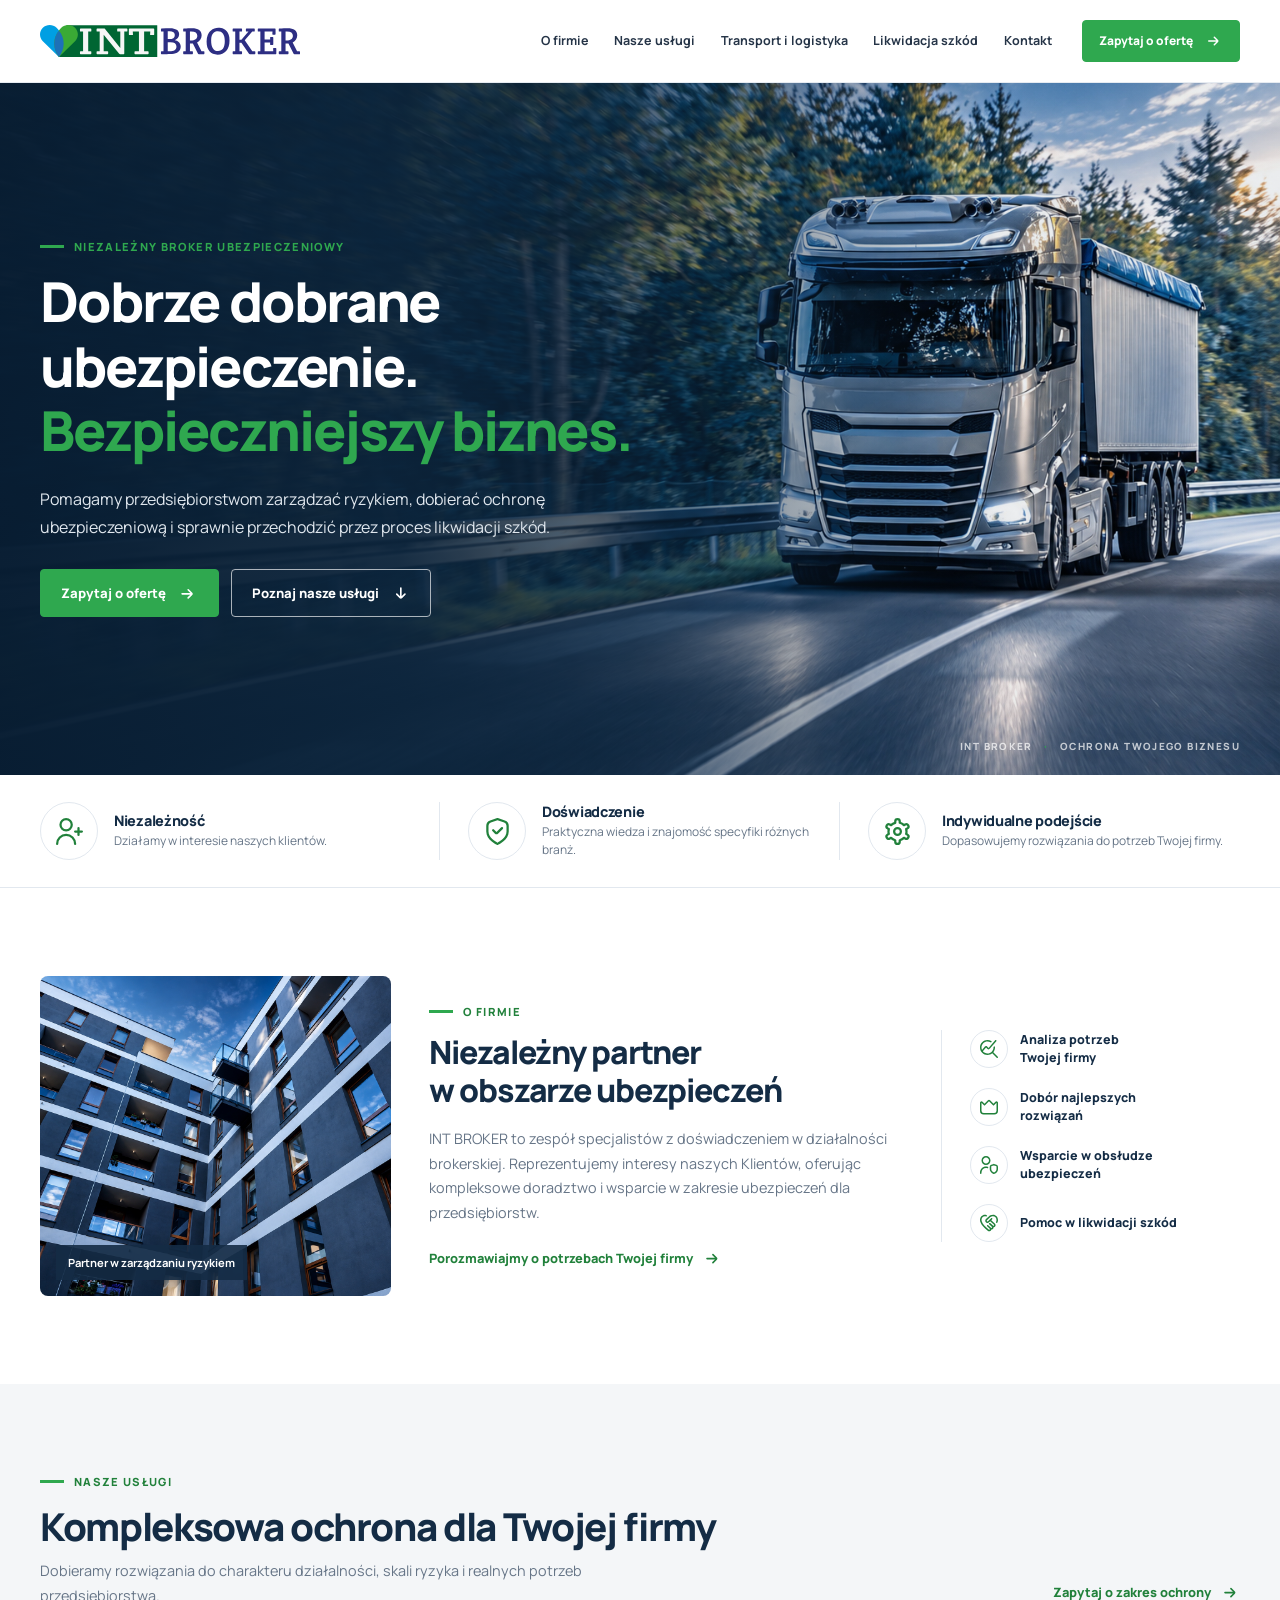
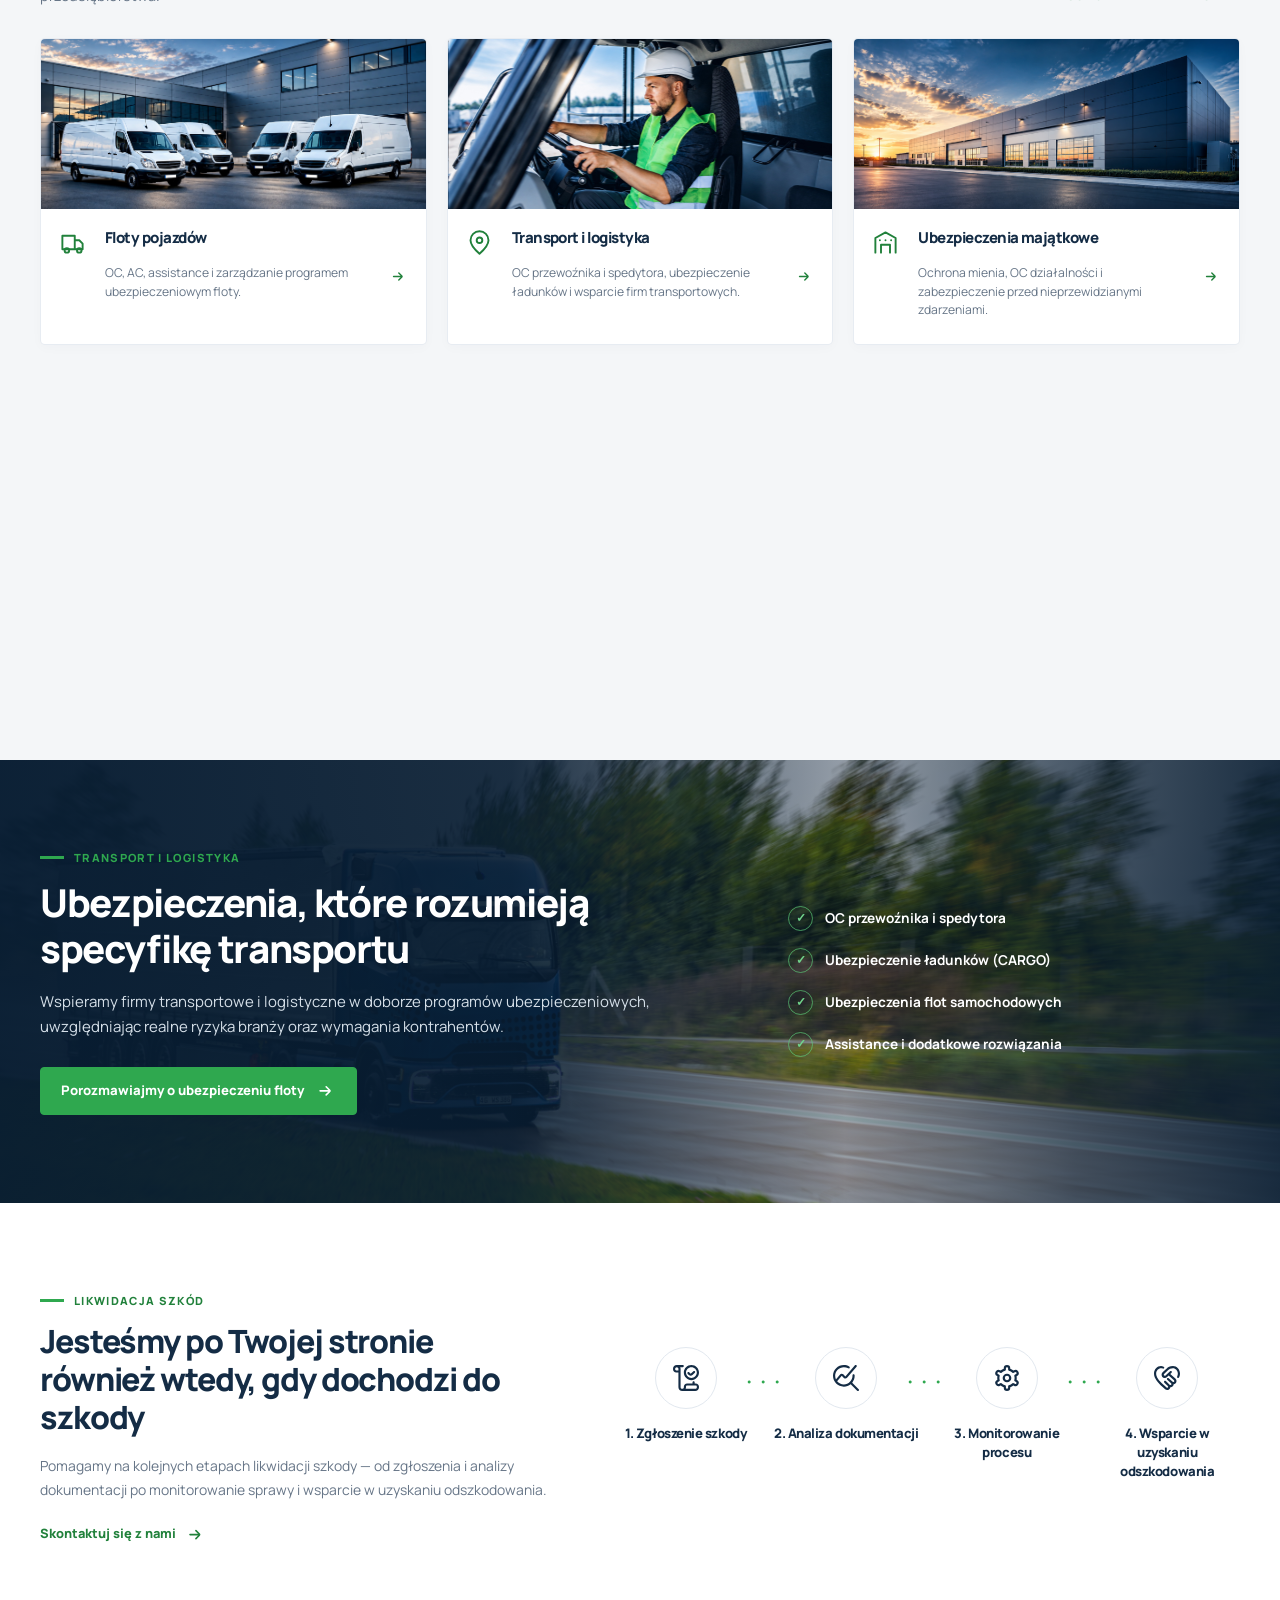
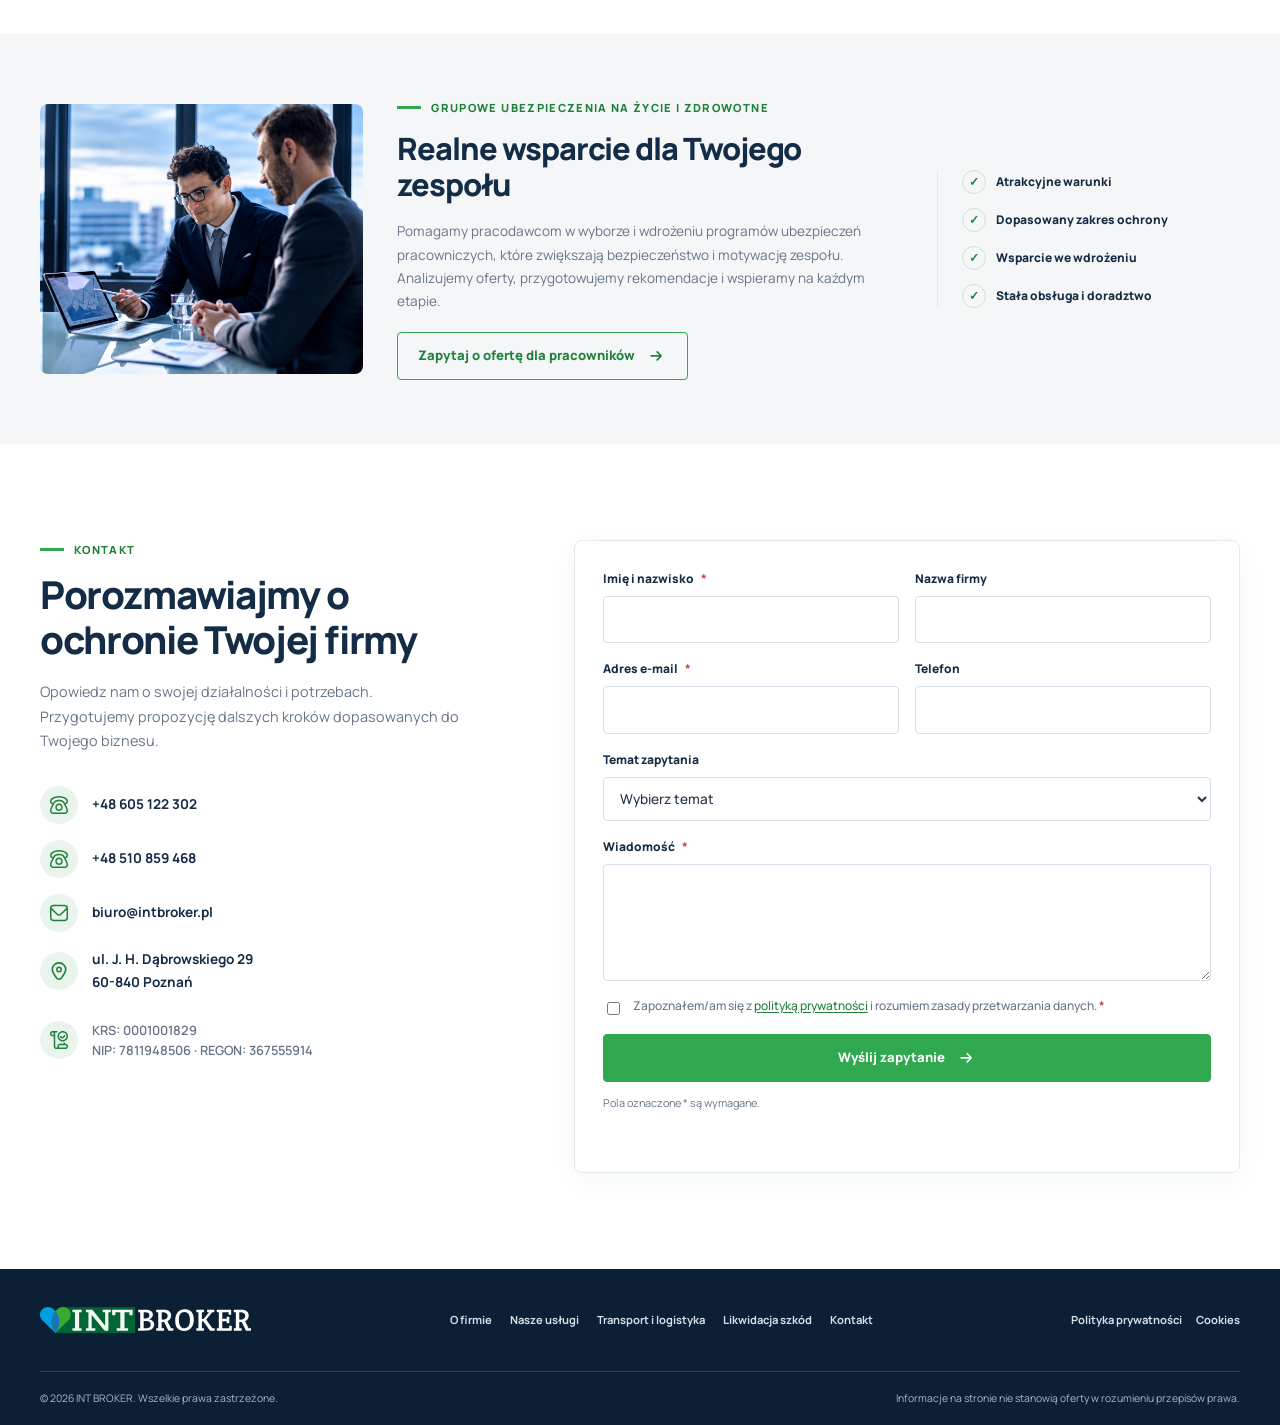
<file: index.html>
<!doctype html>
<html lang="pl">
  <head>
    <meta charset="utf-8" />
    <meta name="viewport" content="width=device-width, initial-scale=1" />
    <meta
      name="description"
      content="INT BROKER — niezależny broker ubezpieczeniowy. Ubezpieczenia flot, transportu, majątku i pracowników."
    />
    <title>INT BROKER — Ubezpieczenia dla biznesu</title>
    <link rel="apple-touch-icon" sizes="180x180" href="apple-touch-icon.png" />
    <link rel="icon" type="image/png" sizes="32x32" href="favicon-32x32.png" />
    <link rel="icon" type="image/png" sizes="16x16" href="favicon-16x16.png" />
    <link rel="manifest" href="site.webmanifest" />
    <link rel="preconnect" href="https://fonts.googleapis.com" />
    <link rel="preconnect" href="https://fonts.gstatic.com" crossorigin />
    <link
      href="https://fonts.googleapis.com/css2?family=Manrope:wght@400;500;600;700;800&display=swap"
      rel="stylesheet"
    />
    <link rel="stylesheet" href="style.css" />
  </head>
  <body>
    <svg width="0" height="0" style="position: absolute" aria-hidden="true">
      <symbol id="arr-r" viewBox="0 0 24 24">
        <path
          d="M18,12h0a2,2,0,0,0-.59-1.4l-4.29-4.3a1,1,0,0,0-1.41,0,1,1,0,0,0,0,1.42L15,11H5a1,1,0,0,0,0,2H15l-3.29,3.29a1,1,0,0,0,1.41,1.42l4.29-4.3A2,2,0,0,0,18,12Z"
        />
      </symbol>
    </svg>
    <a class="skip-link" href="#main">Przejdź do treści</a>

    <header class="site-header">
      <div class="container nav-wrap">
        <a class="brand" href="#top" aria-label="INT BROKER — strona główna">
          <img
            class="brand-logo"
            src="images/logotyp.svg"
            alt="INT BROKER — broker ubezpieczeniowy"
          />
        </a>

        <button
          class="menu-toggle"
          type="button"
          aria-expanded="false"
          aria-controls="primary-nav"
        >
          <span></span><span></span><span></span>
          <span class="sr-only">Otwórz menu</span>
        </button>

        <nav class="primary-nav" id="primary-nav" aria-label="Menu główne">
          <a href="#o-firmie">O firmie</a>
          <a href="#uslugi">Nasze usługi</a>
          <a href="#transport">Transport i logistyka</a>
          <a href="#szkody">Likwidacja szkód</a>
          <a href="#kontakt">Kontakt</a>
        </nav>
        <a class="button button-small header-cta" href="#kontakt"
          >Zapytaj o ofertę <svg class="btn-arrow" aria-hidden="true"><use href="#arr-r"></use></svg></a
        >
      </div>
    </header>

    <main id="main">
      <section class="hero" id="top">
        <div
          class="hero-photo"
          role="img"
          aria-label="Ciężarówka na europejskiej drodze"
        ></div>
        <div class="hero-shade"></div>
        <div class="container hero-content">
          <p class="eyebrow eyebrow-light">
            <span></span>Niezależny broker ubezpieczeniowy
          </p>
          <h1>
            Dobrze dobrane<br />ubezpieczenie.<br /><em
              >Bezpieczniejszy biznes.</em
            >
          </h1>
          <p class="hero-lead">
            Pomagamy przedsiębiorstwom zarządzać ryzykiem, dobierać ochronę
            ubezpieczeniową i sprawnie przechodzić przez proces likwidacji
            szkód.
          </p>
          <div class="hero-actions">
            <a class="button" href="#kontakt"
              >Zapytaj o ofertę <svg class="btn-arrow" aria-hidden="true"><use href="#arr-r"></use></svg></a
            >
            <a class="button button-outline-light" href="#uslugi"
              >Poznaj nasze usługi <svg class="btn-arrow btn-arrow-down" aria-hidden="true"><use href="#arr-r"></use></svg></a
            >
          </div>
        </div>
        <div class="hero-bottom-mark" aria-hidden="true">
          INT BROKER <span>·</span> OCHRONA TWOJEGO BIZNESU
        </div>
      </section>

      <section class="trust-strip" aria-label="Nasze atuty">
        <div class="container trust-grid">
          <article class="trust-item">
            <span class="icon-circle" aria-hidden="true">
              <svg class="icon-filled" viewBox="0 0 24 24">
                <path d="M23,11H21V9a1,1,0,0,0-2,0v2H17a1,1,0,0,0,0,2h2v2a1,1,0,0,0,2,0V13h2a1,1,0,0,0,0-2Z" />
                <path d="M9,12A6,6,0,1,0,3,6,6.006,6.006,0,0,0,9,12ZM9,2A4,4,0,1,1,5,6,4,4,0,0,1,9,2Z" />
                <path d="M9,14a9.01,9.01,0,0,0-9,9,1,1,0,0,0,2,0,7,7,0,0,1,14,0,1,1,0,0,0,2,0A9.01,9.01,0,0,0,9,14Z" />
              </svg>
            </span>
            <div>
              <h2>Niezależność</h2>
              <p>Działamy w interesie naszych klientów.</p>
            </div>
          </article>
          <article class="trust-item">
            <span class="icon-circle" aria-hidden="true">
              <svg class="icon-filled" viewBox="0 0 24 24">
                <path
                  d="M18.581,2.14,12.316.051a1,1,0,0,0-.632,0L5.419,2.14A4.993,4.993,0,0,0,2,6.883V12c0,7.563,9.2,11.74,9.594,11.914a1,1,0,0,0,.812,0C12.8,23.74,22,19.563,22,12V6.883A4.993,4.993,0,0,0,18.581,2.14ZM20,12c0,5.455-6.319,9.033-8,9.889-1.683-.853-8-4.42-8-9.889V6.883A3,3,0,0,1,6.052,4.037L12,2.054l5.948,1.983A3,3,0,0,1,20,6.883Z"
                />
                <path
                  d="M15.3,8.3,11.112,12.5,8.868,10.16a1,1,0,1,0-1.441,1.386l2.306,2.4a1.872,1.872,0,0,0,1.345.6h.033a1.873,1.873,0,0,0,1.335-.553l4.272-4.272A1,1,0,0,0,15.3,8.3Z"
                />
              </svg>
            </span>
            <div>
              <h2>Doświadczenie</h2>
              <p>Praktyczna wiedza i znajomość specyfiki różnych branż.</p>
            </div>
          </article>
          <article class="trust-item">
            <span class="icon-circle" aria-hidden="true">
              <svg class="icon-filled" viewBox="0 0 24 24">
                <path
                  d="M12,8a4,4,0,1,0,4,4A4,4,0,0,0,12,8Zm0,6a2,2,0,1,1,2-2A2,2,0,0,1,12,14Z"
                />
                <path
                  d="M21.294,13.9l-.444-.256a9.1,9.1,0,0,0,0-3.29l.444-.256a3,3,0,1,0-3-5.2l-.445.257A8.977,8.977,0,0,0,15,3.513V3A3,3,0,0,0,9,3v.513A8.977,8.977,0,0,0,6.152,5.159L5.705,4.9a3,3,0,0,0-3,5.2l.444.256a9.1,9.1,0,0,0,0,3.29l-.444.256a3,3,0,1,0,3,5.2l.445-.257A8.977,8.977,0,0,0,9,20.487V21a3,3,0,0,0,6,0v-.513a8.977,8.977,0,0,0,2.848-1.646l.447.258a3,3,0,0,0,3-5.2Zm-2.548-3.776a7.048,7.048,0,0,1,0,3.75,1,1,0,0,0,.464,1.133l1.084.626a1,1,0,0,1-1,1.733l-1.086-.628a1,1,0,0,0-1.215.165,6.984,6.984,0,0,1-3.243,1.875,1,1,0,0,0-.751.969V21a1,1,0,0,1-2,0V19.748a1,1,0,0,0-.751-.969A6.984,6.984,0,0,1,7.006,16.9a1,1,0,0,0-1.215-.165l-1.084.627a1,1,0,1,1-1-1.732l1.084-.626a1,1,0,0,0,.464-1.133,7.048,7.048,0,0,1,0-3.75A1,1,0,0,0,4.79,8.992L3.706,8.366a1,1,0,0,1,1-1.733l1.086.628A1,1,0,0,0,7.006,7.1a6.984,6.984,0,0,1,3.243-1.875A1,1,0,0,0,11,4.252V3a1,1,0,0,1,2,0V4.252a1,1,0,0,0,.751.969A6.984,6.984,0,0,1,16.994,7.1a1,1,0,0,0,1.215.165l1.084-.627a1,1,0,1,1,1,1.732l-1.084.626A1,1,0,0,0,18.746,10.125Z"
                />
              </svg>
            </span>
            <div>
              <h2>Indywidualne podejście</h2>
              <p>Dopasowujemy rozwiązania do potrzeb Twojej firmy.</p>
            </div>
          </article>
        </div>
      </section>

      <section class="section about-section" id="o-firmie">
        <div class="container about-grid">
          <div
            class="about-photo image-placeholder image-building"
            role="img"
            aria-label="Nowoczesny budynek biurowy"
          >
            <span class="photo-label">Partner w zarządzaniu ryzykiem</span>
          </div>
          <div class="about-copy">
            <p class="eyebrow"><span></span>O firmie</p>
            <h2>Niezależny partner<br />w obszarze ubezpieczeń</h2>
            <p>
              INT BROKER to zespół specjalistów z doświadczeniem w działalności
              brokerskiej. Reprezentujemy interesy naszych Klientów, oferując
              kompleksowe doradztwo i wsparcie w zakresie ubezpieczeń dla
              przedsiębiorstw.
            </p>
            <a class="text-link" href="#kontakt"
              >Porozmawiajmy o potrzebach Twojej firmy
              <svg class="btn-arrow" aria-hidden="true"><use href="#arr-r"></use></svg></a
            >
          </div>
          <div class="about-benefits">
            <div class="benefit-row">
              <span class="mini-icon"
                ><svg viewBox="0 0 24 24" aria-hidden="true">
                  <path
                    d="m23.707,23.707c-.195.195-.451.293-.707.293s-.512-.098-.707-.293l-5.969-5.969c-1.725,1.412-3.927,2.262-6.324,2.262C4.486,20,0,15.514,0,10S4.486,0,10,0c1.758,0,3.487.463,5.001,1.338.478.277.642.889.364,1.367-.185.32-.521.499-.866.499-.17,0-.342-.043-.5-.134-1.209-.7-2.592-1.07-3.999-1.07C5.589,2,2,5.589,2,10c0,1.167.257,2.274.709,3.274l3.799-4.559c.362-.436.896-.7,1.462-.726.562-.025,1.122.188,1.524.591l1.928,1.928L20.237.34c.362-.419.994-.462,1.41-.103.418.361.465.993.104,1.411l-8.78,10.166c-.366.424-.897.679-1.458.7-.557.014-1.108-.195-1.505-.592l-1.928-1.928-4.263,5.075c1.468,1.788,3.695,2.93,6.183,2.93,4.411,0,8-3.589,8-8,0-.15-.005-.299-.013-.447-.029-.552.395-1.022.946-1.052.547-.04,1.022.394,1.052.945.01.183.015.368.015.553,0,2.398-.85,4.6-2.262,6.324l5.969,5.969c.391.391.391,1.023,0,1.414Z"
                  /></svg></span
              ><span>Analiza potrzeb<br />Twojej firmy</span>
            </div>
            <div class="benefit-row">
              <span class="mini-icon"
                ><svg viewBox="0 0 24 24" aria-hidden="true">
                  <path
                    d="M22.766,4.566A1.994,1.994,0,0,0,20.586,5L18,7.586,13.414,3a2,2,0,0,0-2.828,0L6,7.586,3.414,5A2,2,0,0,0,0,6.414V17a5.006,5.006,0,0,0,5,5H19a5.006,5.006,0,0,0,5-5V6.414A2,2,0,0,0,22.766,4.566ZM22,17a3,3,0,0,1-3,3H5a3,3,0,0,1-3-3V6.414L5.293,9.707a1,1,0,0,0,1.414,0L12,4.414l5.293,5.293a1,1,0,0,0,1.414,0L22,6.414Z"
                  /></svg></span
              ><span>Dobór najlepszych<br />rozwiązań</span>
            </div>
            <div class="benefit-row">
              <span class="mini-icon"
                ><svg viewBox="0 0 24 24" aria-hidden="true">
                  <path
                    d="m10.958,15.576c-.156.528-.706.833-1.244.673-.553-.165-1.129-.249-1.714-.249-3.309,0-6,2.691-6,6v1c0,.552-.447,1-1,1s-1-.448-1-1v-1c0-4.411,3.589-8,8-8,.778,0,1.548.112,2.286.332.529.158.83.715.672,1.244Zm13.042-1.14v3.085c0,4.032-3.973,5.942-5.126,6.406-.12.048-.247.072-.373.072-.153,0-.307-.035-.463-.113-1.123-.562-5.038-2.796-5.038-6.365v-3.085c0-1.295.826-2.439,2.055-2.848l3.131-1.038c.203-.067.426-.067.629,0l3.13,1.038c1.229.408,2.056,1.553,2.056,2.848Zm-2,0c0-.432-.275-.813-.686-.949l-2.814-.933-2.815.933c-.409.136-.685.518-.685.949v3.085c0,2.28,2.63,3.888,3.545,4.379,1.031-.454,3.455-1.796,3.455-4.379v-3.085ZM14,6c0,3.309-2.691,6-6,6s-6-2.691-6-6S4.691,0,8,0s6,2.691,6,6Zm-2,0c0-2.206-1.794-4-4-4s-4,1.794-4,4,1.794,4,4,4,4-1.794,4-4Z"
                  /></svg></span
              ><span>Wsparcie w obsłudze<br />ubezpieczeń</span>
            </div>
            <div class="benefit-row">
              <span class="mini-icon"
                ><svg viewBox="0 0 24 24" aria-hidden="true">
                  <path
                    d="m24,8c0,1.064-.256,2.205-.762,3.392-.162.38-.531.609-.92.609-.131,0-.264-.026-.392-.081-.509-.216-.745-.804-.528-1.312.399-.938.602-1.815.602-2.608,0-2.71-2.061-5-4.5-5-2.235,0-3.508.905-4.366,1.694l-3.824,3.549c-.353.354-.437.949-.163,1.33.179.249.442.399.739.423.295.027.581-.081.788-.29l4.173-3.995c.396-.381,1.031-.368,1.414.031.382.399.368,1.032-.031,1.414l-1.238,1.185,4.747,4.166c1.112.976,1.386,2.615.637,3.812-.461.736-1.214,1.231-2.065,1.356-.058.008-.115.015-.173.02-.004.515-.141,1.025-.422,1.475-.461.736-1.214,1.231-2.065,1.356-.185.026-.369.037-.553.028-.054.382-.184.754-.395,1.091-.461.736-1.204,1.387-2.492,1.387-.707,0-1.393-.255-1.931-.728l-3.104-2.784C3.901,16.56,0,12.161,0,8,0,4.14,2.916,1,6.5,1c.826,0,1.633.168,2.397.5.507.22.74.809.52,1.315-.22.506-.809.738-1.315.52-.512-.222-1.051-.334-1.603-.334-2.439,0-4.5,2.29-4.5,5,0,2.674,2.313,6.237,6.515,10.034l3.094,2.774c.197.173.47.253.74.214.274-.04.509-.195.66-.438.23-.369.116-.917-.261-1.247l-3.207-3.049c-.399-.38-.416-1.012-.037-1.413.38-.4,1.012-.417,1.413-.039l3.722,3.514c.179.156.456.238.722.196.274-.04.509-.196.66-.438.23-.369.116-.917-.261-1.248l-3.56-3.223c-.408-.369-.441-1-.073-1.409.367-.409.998-.445,1.409-.079l3.742,3.33c.2.176.474.258.743.216.274-.04.509-.196.66-.438.23-.369.116-.917-.261-1.248l-4.878-4.281-1.47,1.407c-.607.608-1.464.924-2.348.854-.878-.071-1.681-.526-2.201-1.249-.845-1.174-.674-2.867.398-3.939l3.855-3.578c1.042-.957,2.764-2.225,5.723-2.225,3.584,0,6.5,3.14,6.5,7Z"
                  /></svg></span
              ><span>Pomoc w likwidacji szkód</span>
            </div>
          </div>
        </div>
      </section>

      <section class="section services-section" id="uslugi">
        <div class="container">
          <div class="section-heading heading-row">
            <div>
              <p class="eyebrow"><span></span>Nasze usługi</p>
              <h2>Kompleksowa ochrona dla Twojej firmy</h2>
              <p class="section-intro">
                Dobieramy rozwiązania do charakteru działalności, skali ryzyka i
                realnych potrzeb przedsiębiorstwa.
              </p>
            </div>
            <a class="text-link desktop-link" href="#kontakt"
              >Zapytaj o zakres ochrony <svg class="btn-arrow" aria-hidden="true"><use href="#arr-r"></use></svg></a
            >
          </div>

          <div class="services-grid">
            <a class="service-card" href="#kontakt">
              <div
                class="service-image image-placeholder image-fleet"
                role="img"
                aria-label="Flota samochodów ciężarowych"
              ></div>
              <div class="service-body">
                <span class="service-icon" aria-hidden="true"
                  ><svg viewBox="0 0 24 24">
                    <path d="M3 6h11v12H3zM14 10h4l3 3v5h-7z" />
                    <circle cx="7" cy="19" r="2" />
                    <circle cx="18" cy="19" r="2" /></svg
                ></span>
                <div class="service-head"><h3>Floty pojazdów</h3></div>
                <p>
                  OC, AC, assistance i zarządzanie programem ubezpieczeniowym
                  floty.
                </p>
                <svg class="btn-arrow card-arrow" aria-hidden="true"><use href="#arr-r"></use></svg>
              </div>
            </a>
            <a class="service-card" href="#transport">
              <div
                class="service-image image-placeholder image-logistics"
                role="img"
                aria-label="Transport drogowy w trasie"
              ></div>
              <div class="service-body">
                <span class="service-icon" aria-hidden="true"
                  ><svg viewBox="0 0 24 24">
                    <path d="M20 10c0 5-8 12-8 12S4 15 4 10a8 8 0 1 1 16 0Z" />
                    <circle cx="12" cy="10" r="2.5" /></svg
                ></span>
                <div class="service-head"><h3>Transport i logistyka</h3></div>
                <p>
                  OC przewoźnika i spedytora, ubezpieczenie ładunków i wsparcie
                  firm transportowych.
                </p>
                <svg class="btn-arrow card-arrow" aria-hidden="true"><use href="#arr-r"></use></svg>
              </div>
            </a>
            <a class="service-card" href="#kontakt">
              <div
                class="service-image image-placeholder image-property"
                role="img"
                aria-label="Centrum logistyczne"
              ></div>
              <div class="service-body">
                <span class="service-icon" aria-hidden="true"
                  ><svg viewBox="0 0 24 24">
                    <path
                      d="M3 21V8l9-5 9 5v13M8 21v-7h8v7M7 10h.01M12 10h.01M17 10h.01"
                    /></svg
                ></span>
                <div class="service-head"><h3>Ubezpieczenia majątkowe</h3></div>
                <p>
                  Ochrona mienia, OC działalności i zabezpieczenie przed
                  nieprzewidzianymi zdarzeniami.
                </p>
                <svg class="btn-arrow card-arrow" aria-hidden="true"><use href="#arr-r"></use></svg>
              </div>
            </a>
            <a class="service-card" href="#kontakt">
              <div
                class="service-image image-placeholder image-team"
                role="img"
                aria-label="Spotkanie biznesowe"
              ></div>
              <div class="service-body">
                <span class="service-icon" aria-hidden="true"
                  ><svg viewBox="0 0 24 24">
                    <path
                      d="M16 21v-2a4 4 0 0 0-4-4H6a4 4 0 0 0-4 4v2M9 11a4 4 0 1 0 0-8 4 4 0 0 0 0 8ZM19 8v6M22 11h-6"
                    /></svg
                ></span>
                <div class="service-head">
                  <h3>Grupowe ubezpieczenia na życie</h3>
                </div>
                <p>
                  Programy dla pracowników, dopasowane do potrzeb firmy i jej
                  zespołu.
                </p>
                <svg class="btn-arrow card-arrow" aria-hidden="true"><use href="#arr-r"></use></svg>
              </div>
            </a>
            <a class="service-card" href="#kontakt">
              <div
                class="service-image image-placeholder image-health"
                role="img"
                aria-label="Stetoskop na biurku"
              ></div>
              <div class="service-body">
                <span class="service-icon" aria-hidden="true"
                  ><svg viewBox="0 0 24 24">
                    <path
                      d="M12 21s-8-4.5-8-11a4 4 0 0 1 8-1 4 4 0 0 1 8 1c0 6.5-8 11-8 11Z"
                    />
                    <path d="M12 8v7M8.5 11.5h7" /></svg
                ></span>
                <div class="service-head">
                  <h3>Ubezpieczenia zdrowotne</h3>
                </div>
                <p>
                  Opieka medyczna dla pracowników — analiza ofert i wdrożenie
                  programu.
                </p>
                <svg class="btn-arrow card-arrow" aria-hidden="true"><use href="#arr-r"></use></svg>
              </div>
            </a>
            <a class="service-card" href="#kontakt">
              <div
                class="service-image image-placeholder image-documents"
                role="img"
                aria-label="Dokumenty i praca przy biurku"
              ></div>
              <div class="service-body">
                <span class="service-icon" aria-hidden="true"
                  ><svg viewBox="0 0 24 24">
                    <path
                      d="M14 2H6a2 2 0 0 0-2 2v16a2 2 0 0 0 2 2h12a2 2 0 0 0 2-2V8z"
                    />
                    <path d="M14 2v6h6M8 13h8M8 17h8" /></svg
                ></span>
                <div class="service-head">
                  <h3>Pozostałe ubezpieczenia</h3>
                </div>
                <p>
                  Rozwiązania dopasowane do specyfiki branży i indywidualnych
                  potrzeb.
                </p>
                <svg class="btn-arrow card-arrow" aria-hidden="true"><use href="#arr-r"></use></svg>
              </div>
            </a>
          </div>
        </div>
      </section>

      <section class="transport-section" id="transport">
        <div
          class="transport-photo image-placeholder image-transport-banner"
          role="img"
          aria-label="Ciężarówka na drodze"
        ></div>
        <div class="transport-overlay"></div>
        <div class="container transport-content">
          <div class="transport-copy">
            <p class="eyebrow eyebrow-light">
              <span></span>Transport i logistyka
            </p>
            <h2>Ubezpieczenia, które rozumieją specyfikę transportu</h2>
            <p>
              Wspieramy firmy transportowe i logistyczne w doborze programów
              ubezpieczeniowych, uwzględniając realne ryzyka branży oraz
              wymagania kontrahentów.
            </p>
            <a class="button" href="#kontakt"
              >Porozmawiajmy o ubezpieczeniu floty
              <svg class="btn-arrow" aria-hidden="true"><use href="#arr-r"></use></svg></a
            >
          </div>
          <ul class="transport-list">
            <li><span>✓</span> OC przewoźnika i spedytora</li>
            <li><span>✓</span> Ubezpieczenie ładunków (CARGO)</li>
            <li><span>✓</span> Ubezpieczenia flot samochodowych</li>
            <li><span>✓</span> Assistance i dodatkowe rozwiązania</li>
          </ul>
        </div>
      </section>

      <section class="section claims-section" id="szkody">
        <div class="container">
          <div class="claims-intro">
            <p class="eyebrow"><span></span>Likwidacja szkód</p>
            <h2>
              Jesteśmy po Twojej stronie<br />również wtedy, gdy dochodzi do
              szkody
            </h2>
            <p>
              Pomagamy na kolejnych etapach likwidacji szkody — od zgłoszenia i
              analizy dokumentacji po monitorowanie sprawy i wsparcie w
              uzyskaniu odszkodowania.
            </p>
            <a class="text-link" href="#kontakt"
              >Skontaktuj się z nami <svg class="btn-arrow" aria-hidden="true"><use href="#arr-r"></use></svg></a
            >
          </div>
          <div class="claims-steps">
            <article>
              <span class="step-icon"
                ><svg viewBox="0 0 24 24" aria-hidden="true">
                  <path
                    d="m21,17h-1v-1c0-.552-.447-1-1-1s-1,.448-1,1v1h-5c-1.654,0-3,1.346-3,3v.5c0,.827-.673,1.5-1.5,1.5s-1.5-.673-1.5-1.5V3.5c0-.539-.133-1.044-.351-1.5h2.351c.553,0,1-.448,1-1s-.447-1-1-1H3.5C1.57,0,0,1.57,0,3.5v.5c0,1.654,1.346,3,3,3h2v13.5c0,1.929,1.569,3.499,3.498,3.5h12.002c1.93,0,3.5-1.57,3.5-3.5v-.5c0-1.654-1.346-3-3-3ZM5,5h-2c-.552,0-1-.449-1-1v-.5c0-.827.673-1.5,1.5-1.5s1.5.673,1.5,1.5v1.5Zm17,15.5c0,.827-.673,1.5-1.5,1.5h-8.838c.217-.455.338-.963.338-1.5v-.5c0-.551.448-1,1-1h8c.552,0,1,.449,1,1v.5Zm-5-6.5c3.859,0,7-3.14,7-7S20.859,0,17,0s-7,3.14-7,7,3.141,7,7,7Zm0-12c2.757,0,5,2.243,5,5s-2.243,5-5,5-5-2.243-5-5,2.243-5,5-5Zm-3.482,4.8c.386-.395,1.019-.4,1.414-.015l1.131,1.108c.144.141.379.139.522,0l2.223-2.134c.397-.382,1.032-.369,1.414.029s.369,1.031-.029,1.414l-2.213,2.124c-.453.447-1.052.671-1.653.671s-1.204-.224-1.664-.674l-1.131-1.108c-.395-.387-.4-1.02-.014-1.414Z"
                  /></svg></span
              >
              <h3>1. Zgłoszenie szkody</h3>
            </article>
            <article>
              <span class="step-icon"
                ><svg viewBox="0 0 24 24" aria-hidden="true">
                  <path
                    d="m23.707,23.707c-.195.195-.451.293-.707.293s-.512-.098-.707-.293l-5.969-5.969c-1.725,1.412-3.927,2.262-6.324,2.262C4.486,20,0,15.514,0,10S4.486,0,10,0c1.758,0,3.487.463,5.001,1.338.478.277.642.889.364,1.367-.185.32-.521.499-.866.499-.17,0-.342-.043-.5-.134-1.209-.7-2.592-1.07-3.999-1.07C5.589,2,2,5.589,2,10c0,1.167.257,2.274.709,3.274l3.799-4.559c.362-.436.896-.7,1.462-.726.562-.025,1.122.188,1.524.591l1.928,1.928L20.237.34c.362-.419.994-.462,1.41-.103.418.361.465.993.104,1.411l-8.78,10.166c-.366.424-.897.679-1.458.7-.557.014-1.108-.195-1.505-.592l-1.928-1.928-4.263,5.075c1.468,1.788,3.695,2.93,6.183,2.93,4.411,0,8-3.589,8-8,0-.15-.005-.299-.013-.447-.029-.552.395-1.022.946-1.052.547-.04,1.022.394,1.052.945.01.183.015.368.015.553,0,2.398-.85,4.6-2.262,6.324l5.969,5.969c.391.391.391,1.023,0,1.414Z"
                  /></svg></span
              >
              <h3>2. Analiza dokumentacji</h3>
            </article>
            <article>
              <span class="step-icon"
                ><svg viewBox="0 0 24 24" aria-hidden="true">
                  <path
                    d="M12,8a4,4,0,1,0,4,4A4,4,0,0,0,12,8Zm0,6a2,2,0,1,1,2-2A2,2,0,0,1,12,14Z"
                  />
                  <path
                    d="M21.294,13.9l-.444-.256a9.1,9.1,0,0,0,0-3.29l.444-.256a3,3,0,1,0-3-5.2l-.445.257A8.977,8.977,0,0,0,15,3.513V3A3,3,0,0,0,9,3v.513A8.977,8.977,0,0,0,6.152,5.159L5.705,4.9a3,3,0,0,0-3,5.2l.444.256a9.1,9.1,0,0,0,0,3.29l-.444.256a3,3,0,1,0,3,5.2l.445-.257A8.977,8.977,0,0,0,9,20.487V21a3,3,0,0,0,6,0v-.513a8.977,8.977,0,0,0,2.848-1.646l.447.258a3,3,0,0,0,3-5.2Zm-2.548-3.776a7.048,7.048,0,0,1,0,3.75,1,1,0,0,0,.464,1.133l1.084.626a1,1,0,0,1-1,1.733l-1.086-.628a1,1,0,0,0-1.215.165,6.984,6.984,0,0,1-3.243,1.875,1,1,0,0,0-.751.969V21a1,1,0,0,1-2,0V19.748a1,1,0,0,0-.751-.969A6.984,6.984,0,0,1,7.006,16.9a1,1,0,0,0-1.215-.165l-1.084.627a1,1,0,1,1-1-1.732l1.084-.626a1,1,0,0,0,.464-1.133,7.048,7.048,0,0,1,0-3.75A1,1,0,0,0,4.79,8.992L3.706,8.366a1,1,0,0,1,1-1.733l1.086.628A1,1,0,0,0,7.006,7.1a6.984,6.984,0,0,1,3.243-1.875A1,1,0,0,0,11,4.252V3a1,1,0,0,1,2,0V4.252a1,1,0,0,0,.751.969A6.984,6.984,0,0,1,16.994,7.1a1,1,0,0,0,1.215.165l1.084-.627a1,1,0,1,1,1,1.732l-1.084.626A1,1,0,0,0,18.746,10.125Z"
                  /></svg></span
              >
              <h3>3. Monitorowanie procesu</h3>
            </article>
            <article>
              <span class="step-icon"
                ><svg viewBox="0 0 24 24" aria-hidden="true">
                  <path
                    d="m24,8c0,1.064-.256,2.205-.762,3.392-.162.38-.531.609-.92.609-.131,0-.264-.026-.392-.081-.509-.216-.745-.804-.528-1.312.399-.938.602-1.815.602-2.608,0-2.71-2.061-5-4.5-5-2.235,0-3.508.905-4.366,1.694l-3.824,3.549c-.353.354-.437.949-.163,1.33.179.249.442.399.739.423.295.027.581-.081.788-.29l4.173-3.995c.396-.381,1.031-.368,1.414.031.382.399.368,1.032-.031,1.414l-1.238,1.185,4.747,4.166c1.112.976,1.386,2.615.637,3.812-.461.736-1.214,1.231-2.065,1.356-.058.008-.115.015-.173.02-.004.515-.141,1.025-.422,1.475-.461.736-1.214,1.231-2.065,1.356-.185.026-.369.037-.553.028-.054.382-.184.754-.395,1.091-.461.736-1.204,1.387-2.492,1.387-.707,0-1.393-.255-1.931-.728l-3.104-2.784C3.901,16.56,0,12.161,0,8,0,4.14,2.916,1,6.5,1c.826,0,1.633.168,2.397.5.507.22.74.809.52,1.315-.22.506-.809.738-1.315.52-.512-.222-1.051-.334-1.603-.334-2.439,0-4.5,2.29-4.5,5,0,2.674,2.313,6.237,6.515,10.034l3.094,2.774c.197.173.47.253.74.214.274-.04.509-.195.66-.438.23-.369.116-.917-.261-1.247l-3.207-3.049c-.399-.38-.416-1.012-.037-1.413.38-.4,1.012-.417,1.413-.039l3.722,3.514c.179.156.456.238.722.196.274-.04.509-.196.66-.438.23-.369.116-.917-.261-1.248l-3.56-3.223c-.408-.369-.441-1-.073-1.409.367-.409.998-.445,1.409-.079l3.742,3.33c.2.176.474.258.743.216.274-.04.509-.196.66-.438.23-.369.116-.917-.261-1.248l-4.878-4.281-1.47,1.407c-.607.608-1.464.924-2.348.854-.878-.071-1.681-.526-2.201-1.249-.845-1.174-.674-2.867.398-3.939l3.855-3.578c1.042-.957,2.764-2.225,5.723-2.225,3.584,0,6.5,3.14,6.5,7Z"
                  /></svg></span
              >
              <h3>4. Wsparcie w uzyskaniu odszkodowania</h3>
            </article>
          </div>
        </div>
      </section>

      <section class="employee-section">
        <div class="container employee-grid">
          <div
            class="employee-photo image-placeholder image-meeting"
            role="img"
            aria-label="Doradca rozmawia z klientem"
          ></div>
          <div class="employee-copy">
            <p class="eyebrow">
              <span></span>Grupowe ubezpieczenia na życie i zdrowotne
            </p>
            <h2>Realne wsparcie dla Twojego zespołu</h2>
            <p>
              Pomagamy pracodawcom w wyborze i wdrożeniu programów ubezpieczeń
              pracowniczych, które zwiększają bezpieczeństwo i motywację
              zespołu. Analizujemy oferty, przygotowujemy rekomendacje i
              wspieramy na każdym etapie.
            </p>
            <a class="button button-outline" href="#kontakt"
              >Zapytaj o ofertę dla pracowników
              <svg class="btn-arrow" aria-hidden="true"><use href="#arr-r"></use></svg></a
            >
          </div>
          <ul class="employee-benefits">
            <li><span>✓</span>Atrakcyjne warunki</li>
            <li><span>✓</span>Dopasowany zakres ochrony</li>
            <li><span>✓</span>Wsparcie we wdrożeniu</li>
            <li><span>✓</span>Stała obsługa i doradztwo</li>
          </ul>
        </div>
      </section>

      <section class="section contact-section" id="kontakt">
        <div class="container contact-grid">
          <div class="contact-copy">
            <p class="eyebrow"><span></span>Kontakt</p>
            <h2>Porozmawiajmy o ochronie Twojej firmy</h2>
            <p>
              Opowiedz nam o swojej działalności i potrzebach. Przygotujemy
              propozycję dalszych kroków dopasowanych do Twojego biznesu.
            </p>
            <div class="contact-details">
              <a href="tel:+48605122302"
                ><span class="contact-symbol"
                  ><svg viewBox="0 0 24 24" aria-hidden="true">
                    <path
                      d="m12,10c-2.757,0-5,2.243-5,5s2.243,5,5,5,5-2.243,5-5-2.243-5-5-5Zm0,8c-1.654,0-3-1.346-3-3s1.346-3,3-3,3,1.346,3,3-1.346,3-3,3Zm8.646-7.04c1.88-.201,3.354-1.778,3.354-3.709,0-1.415-.564-2.76-1.593-3.789C17.835-1.11,6.163-1.109,1.593,3.462.564,4.491,0,5.836,0,7.25c0,1.932,1.475,3.509,3.354,3.71l-2.06,3.863c-.847,1.588-1.294,3.378-1.294,5.177,0,2.206,1.794,4,4,4h16c2.206,0,4-1.794,4-4,0-1.799-.447-3.589-1.294-5.177l-2.06-3.863ZM2,7.249c0-.88.356-1.723,1.007-2.373,3.867-3.865,14.121-3.865,17.986,0,.65.65,1.008,1.493,1.007,2.374,0,.965-.785,1.75-1.75,1.75h-.684l-.777-1.295c-.415-.693-1.014-1.234-1.729-1.563-1.13-.521-2.925-1.141-5.06-1.141s-3.93.621-5.059,1.141c-.717.33-1.315.87-1.73,1.563l-.777,1.295h-.684c-.965,0-1.75-.785-1.75-1.751Zm18,14.751H4c-1.103,0-2-.897-2-2,0-1.472.366-2.937,1.06-4.235l2.818-5.284,1.048-1.748c.208-.346.502-.614.853-.775.947-.437,2.449-.958,4.222-.958s3.274.521,4.223.958c.35.161.644.429.852.775l1.048,1.748,2.818,5.284c.693,1.299,1.06,2.764,1.06,4.235,0,1.103-.897,2-2,2Z"
                    /></svg></span
                ><span>+48 605 122 302</span></a
              >
              <a href="tel:+48510859468"
                ><span class="contact-symbol"
                  ><svg viewBox="0 0 24 24" aria-hidden="true">
                    <path
                      d="m12,10c-2.757,0-5,2.243-5,5s2.243,5,5,5,5-2.243,5-5-2.243-5-5-5Zm0,8c-1.654,0-3-1.346-3-3s1.346-3,3-3,3,1.346,3,3-1.346,3-3,3Zm8.646-7.04c1.88-.201,3.354-1.778,3.354-3.709,0-1.415-.564-2.76-1.593-3.789C17.835-1.11,6.163-1.109,1.593,3.462.564,4.491,0,5.836,0,7.25c0,1.932,1.475,3.509,3.354,3.71l-2.06,3.863c-.847,1.588-1.294,3.378-1.294,5.177,0,2.206,1.794,4,4,4h16c2.206,0,4-1.794,4-4,0-1.799-.447-3.589-1.294-5.177l-2.06-3.863ZM2,7.249c0-.88.356-1.723,1.007-2.373,3.867-3.865,14.121-3.865,17.986,0,.65.65,1.008,1.493,1.007,2.374,0,.965-.785,1.75-1.75,1.75h-.684l-.777-1.295c-.415-.693-1.014-1.234-1.729-1.563-1.13-.521-2.925-1.141-5.06-1.141s-3.93.621-5.059,1.141c-.717.33-1.315.87-1.73,1.563l-.777,1.295h-.684c-.965,0-1.75-.785-1.75-1.751Zm18,14.751H4c-1.103,0-2-.897-2-2,0-1.472.366-2.937,1.06-4.235l2.818-5.284,1.048-1.748c.208-.346.502-.614.853-.775.947-.437,2.449-.958,4.222-.958s3.274.521,4.223.958c.35.161.644.429.852.775l1.048,1.748,2.818,5.284c.693,1.299,1.06,2.764,1.06,4.235,0,1.103-.897,2-2,2Z"
                    /></svg></span
                ><span>+48 510 859 468</span></a
              >
              <a href="mailto:biuro@intbroker.pl"
                ><span class="contact-symbol"
                  ><svg viewBox="0 0 24 24" aria-hidden="true">
                    <path
                      d="M19,1H5A5.006,5.006,0,0,0,0,6V18a5.006,5.006,0,0,0,5,5H19a5.006,5.006,0,0,0,5-5V6A5.006,5.006,0,0,0,19,1ZM5,3H19a3,3,0,0,1,2.78,1.887l-7.658,7.659a3.007,3.007,0,0,1-4.244,0L2.22,4.887A3,3,0,0,1,5,3ZM19,21H5a3,3,0,0,1-3-3V7.5L8.464,13.96a5.007,5.007,0,0,0,7.072,0L22,7.5V18A3,3,0,0,1,19,21Z"
                    /></svg></span
                ><span>biuro@intbroker.pl</span></a
              >
              <div>
                <span class="contact-symbol"
                  ><svg viewBox="0 0 24 24" aria-hidden="true">
                    <path
                      d="M12,6a4,4,0,1,0,4,4A4,4,0,0,0,12,6Zm0,6a2,2,0,1,1,2-2A2,2,0,0,1,12,12Z"
                    />
                    <path
                      d="M12,24a5.271,5.271,0,0,1-4.311-2.2c-3.811-5.257-5.744-9.209-5.744-11.747a10.055,10.055,0,0,1,20.11,0c0,2.538-1.933,6.49-5.744,11.747A5.271,5.271,0,0,1,12,24ZM12,2.181a7.883,7.883,0,0,0-7.874,7.874c0,2.01,1.893,5.727,5.329,10.466a3.145,3.145,0,0,0,5.09,0c3.436-4.739,5.329-8.456,5.329-10.466A7.883,7.883,0,0,0,12,2.181Z"
                    /></svg
                ></span
                ><span>ul. J. H. Dąbrowskiego 29<br />60-840 Poznań</span>
              </div>
            </div>
            <div class="company-data">
              <span class="contact-symbol"
                ><svg viewBox="0 0 24 24" aria-hidden="true">
                  <path
                    d="m21,17h-1v-1c0-.552-.447-1-1-1s-1,.448-1,1v1h-5c-1.654,0-3,1.346-3,3v.5c0,.827-.673,1.5-1.5,1.5s-1.5-.673-1.5-1.5V3.5c0-.539-.133-1.044-.351-1.5h2.351c.553,0,1-.448,1-1s-.447-1-1-1H3.5C1.57,0,0,1.57,0,3.5v.5c0,1.654,1.346,3,3,3h2v13.5c0,1.929,1.569,3.499,3.498,3.5h12.002c1.93,0,3.5-1.57,3.5-3.5v-.5c0-1.654-1.346-3-3-3ZM5,5h-2c-.552,0-1-.449-1-1v-.5c0-.827.673-1.5,1.5-1.5s1.5.673,1.5,1.5v1.5Zm17,15.5c0,.827-.673,1.5-1.5,1.5h-8.838c.217-.455.338-.963.338-1.5v-.5c0-.551.448-1,1-1h8c.552,0,1,.449,1,1v.5Zm-5-6.5c3.859,0,7-3.14,7-7S20.859,0,17,0s-7,3.14-7,7,3.141,7,7,7Zm0-12c2.757,0,5,2.243,5,5s-2.243,5-5,5-5-2.243-5-5,2.243-5,5-5Zm-3.482,4.8c.386-.395,1.019-.4,1.414-.015l1.131,1.108c.144.141.379.139.522,0l2.223-2.134c.397-.382,1.032-.369,1.414.029s.369,1.031-.029,1.414l-2.213,2.124c-.453.447-1.052.671-1.653.671s-1.204-.224-1.664-.674l-1.131-1.108c-.395-.387-.4-1.02-.014-1.414Z"
                  /></svg
              ></span>
              <div>
                KRS: 0001001829<br />
                NIP: 7811948506 &middot; REGON: 367555914
              </div>
            </div>
          </div>

          <form class="contact-form" action="https://formspree.io/f/mrppkzko" method="POST">
            <input type="hidden" name="_subject" value="Zapytanie ze strony INT BROKER" />
            <input type="text" name="_gotcha" class="form-gotcha" tabindex="-1" autocomplete="off" aria-hidden="true" />
            <div class="form-row">
              <label
                >Imię i nazwisko <span>*</span
                ><input type="text" name="name" autocomplete="name" required
              /></label>
              <label
                >Nazwa firmy<input
                  type="text"
                  name="company"
                  autocomplete="organization"
              /></label>
            </div>
            <div class="form-row">
              <label
                >Adres e-mail <span>*</span
                ><input type="email" name="email" autocomplete="email" required
              /></label>
              <label
                >Telefon<input type="tel" name="phone" autocomplete="tel"
              /></label>
            </div>
            <label
              >Temat zapytania
              <select name="topic">
                <option value="">Wybierz temat</option>
                <option>Floty pojazdów</option>
                <option>Transport i logistyka</option>
                <option>Ubezpieczenia majątkowe i OC</option>
                <option>Ubezpieczenia pracownicze</option>
                <option>Likwidacja szkód</option>
                <option>Inne</option>
              </select>
            </label>
            <label
              >Wiadomość <span>*</span
              ><textarea name="message" rows="4" required></textarea>
            </label>
            <label class="consent"
              ><input type="checkbox" name="privacy" required /><span
                >Zapoznałem/am się z
                <a href="polityka-prywatnosci.html">polityką prywatności</a> i
                rozumiem zasady przetwarzania danych. <b>*</b></span
              ></label
            >
            <button class="button form-submit" type="submit">
              Wyślij zapytanie <svg class="btn-arrow" aria-hidden="true"><use href="#arr-r"></use></svg>
            </button>
            <p class="form-note">Pola oznaczone * są wymagane.</p>
            <p class="form-status" role="status" aria-live="polite"></p>
          </form>
        </div>
      </section>
    </main>

    <footer class="site-footer">
      <div class="container footer-main">
        <a
          class="brand brand-footer"
          href="#top"
          aria-label="INT BROKER — do góry strony"
        >
          <img
            class="brand-logo"
            src="images/logotyp-white.svg"
            alt="INT BROKER — broker ubezpieczeniowy"
          />
        </a>
        <nav class="footer-nav" aria-label="Menu w stopce">
          <a href="#o-firmie">O firmie</a><a href="#uslugi">Nasze usługi</a
          ><a href="#transport">Transport i logistyka</a
          ><a href="#szkody">Likwidacja szkód</a><a href="#kontakt">Kontakt</a>
        </nav>
        <div class="footer-legal">
          <a href="polityka-prywatnosci.html">Polityka prywatności</a
          ><a href="cookies.html">Cookies</a>
        </div>
      </div>
      <div class="container footer-bottom">
        <span
          >© <span id="year">2026</span> INT BROKER. Wszelkie prawa
          zastrzeżone.</span
        >
        <span
          >Informacje na stronie nie stanowią oferty w rozumieniu przepisów
          prawa.</span
        >
      </div>
    </footer>

    <script>
      // Proste menu mobilne. Możesz przenieść ten kod do osobnego pliku JS, jeśli zechcesz.
      const menuButton = document.querySelector(".menu-toggle");
      const nav = document.querySelector(".primary-nav");

      menuButton.addEventListener("click", () => {
        const isOpen = menuButton.getAttribute("aria-expanded") === "true";
        menuButton.setAttribute("aria-expanded", String(!isOpen));
        nav.classList.toggle("is-open", !isOpen);
        document.body.classList.toggle("menu-open", !isOpen);
      });

      nav.querySelectorAll("a").forEach((link) => {
        link.addEventListener("click", () => {
          menuButton.setAttribute("aria-expanded", "false");
          nav.classList.remove("is-open");
          document.body.classList.remove("menu-open");
        });
      });

      document.getElementById("year").textContent = new Date().getFullYear();

      // Scroll reveal dla kart uslug
      const revealCards = document.querySelectorAll(".service-card");
      if (
        "IntersectionObserver" in window &&
        !window.matchMedia("(prefers-reduced-motion: reduce)").matches
      ) {
        const io = new IntersectionObserver(
          (entries) => {
            entries.forEach((entry) => {
              if (entry.isIntersecting) {
                entry.target.classList.add("in-view");
                io.unobserve(entry.target);
              }
            });
          },
          { threshold: 0.15 }
        );
        revealCards.forEach((card) => io.observe(card));
      } else {
        revealCards.forEach((card) => card.classList.add("in-view"));
      }

      // Wysylka formularza przez Formspree
      const form = document.querySelector(".contact-form");
      const status = form.querySelector(".form-status");
      const submitBtn = form.querySelector(".form-submit");
      form.addEventListener("submit", async (event) => {
        event.preventDefault();
        status.textContent = "";
        status.className = "form-status";
        submitBtn.disabled = true;
        const original = submitBtn.innerHTML;
        submitBtn.textContent = "Wysylanie...";
        try {
          const response = await fetch(form.action, {
            method: "POST",
            body: new FormData(form),
            headers: { Accept: "application/json" },
          });
          if (response.ok) {
            form.reset();
            status.textContent =
              "Dziękujemy za zgłoszenie! Odezwiemy się najszybciej, jak to możliwe.";
            status.classList.add("is-success");
          } else {
            status.textContent =
              "Coś poszło nie tak. Spróbuj ponownie lub napisz na biuro@intbroker.pl.";
            status.classList.add("is-error");
          }
        } catch {
          status.textContent =
            "Brak połączenia z serwerem. Spróbuj ponownie później.";
          status.classList.add("is-error");
        } finally {
          submitBtn.disabled = false;
          submitBtn.innerHTML = original;
        }
      });
    </script>
  </body>
</html>
</file>
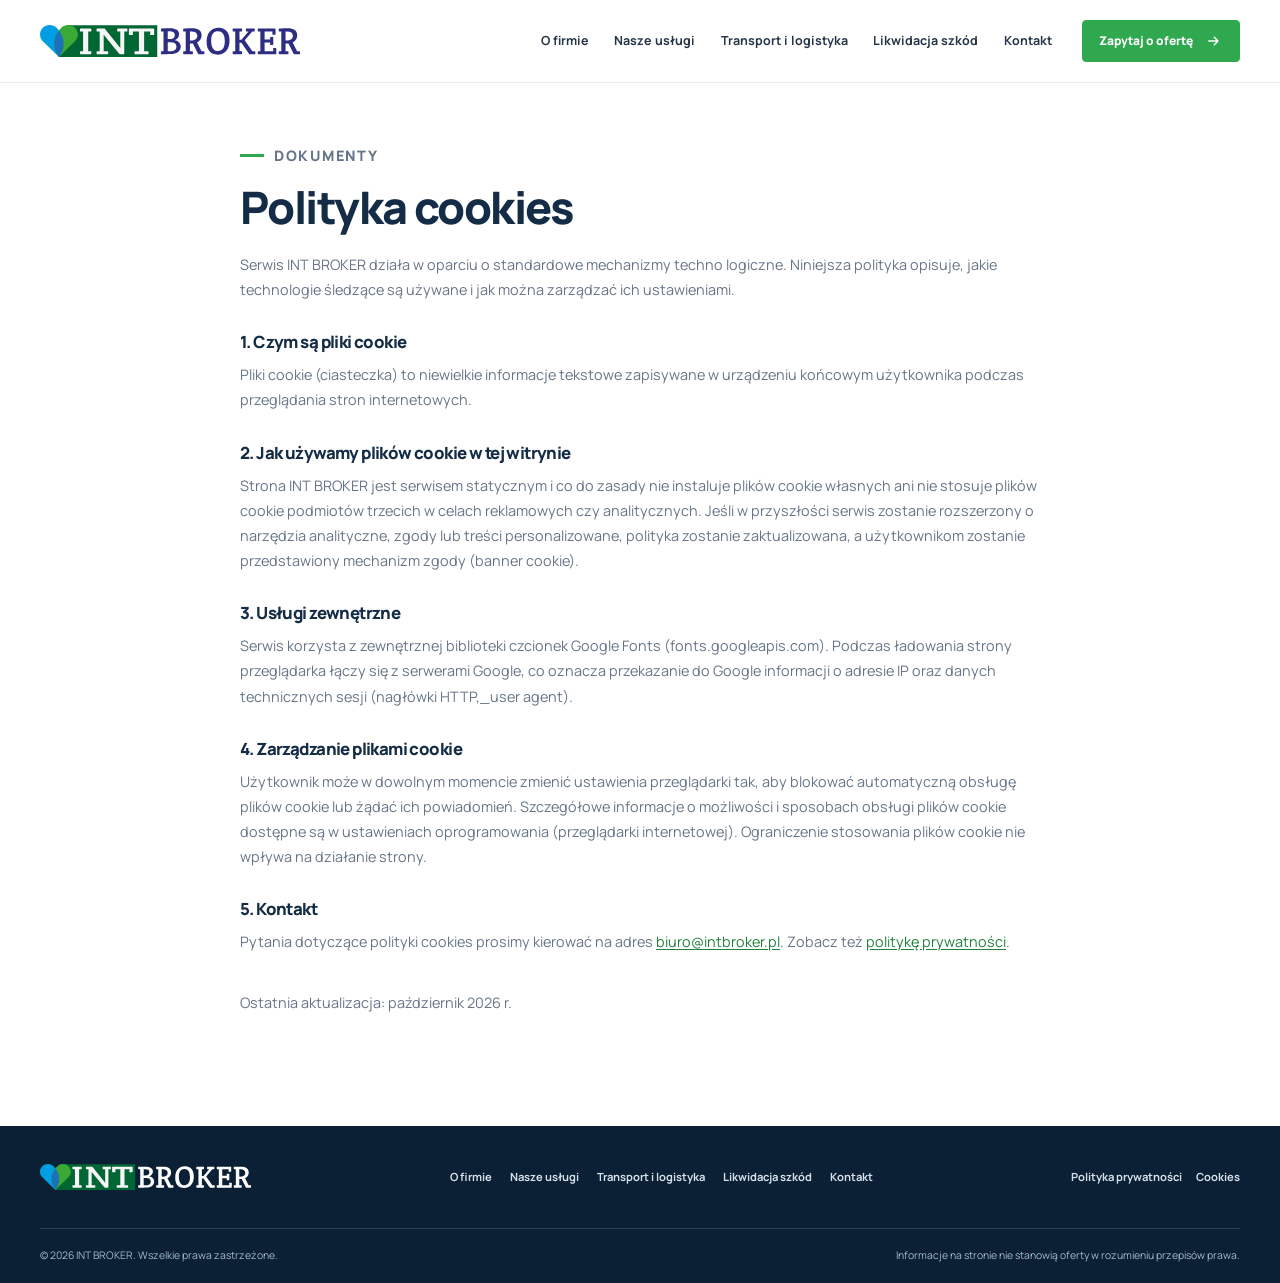
<file: cookies.html>
<!doctype html>
<html lang="pl">
  <head>
    <meta charset="utf-8" />
    <meta name="viewport" content="width=device-width, initial-scale=1" />
    <meta name="robots" content="noindex" />
    <title>Polityka cookies — INT BROKER</title>
    <link rel="apple-touch-icon" sizes="180x180" href="apple-touch-icon.png" />
    <link rel="icon" type="image/png" sizes="32x32" href="favicon-32x32.png" />
    <link rel="icon" type="image/png" sizes="16x16" href="favicon-16x16.png" />
    <link rel="manifest" href="site.webmanifest" />
    <link rel="preconnect" href="https://fonts.googleapis.com" />
    <link rel="preconnect" href="https://fonts.gstatic.com" crossorigin />
    <link
      href="https://fonts.googleapis.com/css2?family=Manrope:wght@400;500;600;700;800&display=swap"
      rel="stylesheet"
    />
    <link rel="stylesheet" href="style.css" />
  </head>
  <body>
    <svg width="0" height="0" style="position: absolute" aria-hidden="true">
      <symbol id="arr-r" viewBox="0 0 24 24">
        <path
          d="M18,12h0a2,2,0,0,0-.59-1.4l-4.29-4.3a1,1,0,0,0-1.41,0,1,1,0,0,0,0,1.42L15,11H5a1,1,0,0,0,0,2H15l-3.29,3.29a1,1,0,0,0,1.41,1.42l4.29-4.3A2,2,0,0,0,18,12Z"
        />
      </symbol>
    </svg>
    <a class="skip-link" href="#main">Przejdź do treści</a>

    <header class="site-header">
      <div class="container nav-wrap">
        <a
          class="brand"
          href="index.html#top"
          aria-label="INT BROKER — strona główna"
        >
          <img
            class="brand-logo"
            src="images/logotyp.svg"
            alt="INT BROKER — broker ubezpieczeniowy"
          />
        </a>
        <nav class="primary-nav is-open-static" aria-label="Menu główne">
          <a href="index.html#o-firmie">O firmie</a>
          <a href="index.html#uslugi">Nasze usługi</a>
          <a href="index.html#transport">Transport i logistyka</a>
          <a href="index.html#szkody">Likwidacja szkód</a>
          <a href="index.html#kontakt">Kontakt</a>
        </nav>
        <a class="button button-small header-cta" href="index.html#kontakt"
          >Zapytaj o ofertę <svg class="btn-arrow" aria-hidden="true"><use href="#arr-r"></use></svg></a
        >
      </div>
    </header>

    <main id="main">
      <section class="section legal-page">
        <div class="container legal">
          <p class="eyebrow"><span></span>Dokumenty</p>
          <h1>Polityka cookies</h1>
          <p>
            Serwis INT BROKER działa w oparciu o standardowe mechanizmy techno
            logiczne. Niniejsza polityka opisuje, jakie technologie śledzące są
            używane i jak można zarządzać ich ustawieniami.
          </p>

          <h2>1. Czym są pliki cookie</h2>
          <p>
            Pliki cookie (ciasteczka) to niewielkie informacje tekstowe
            zapisywane w urządzeniu końcowym użytkownika podczas przeglądania
            stron internetowych.
          </p>

          <h2>2. Jak używamy plików cookie w tej witrynie</h2>
          <p>
            Strona INT BROKER jest serwisem statycznym i co do zasady nie
            instaluje plików cookie własnych ani nie stosuje plików cookie
            podmiotów trzecich w celach reklamowych czy analitycznych. Jeśli w
            przyszłości serwis zostanie rozszerzony o narzędzia analityczne,
            zgody lub treści personalizowane, polityka zostanie zaktualizowana,
            a użytkownikom zostanie przedstawiony mechanizm zgody (banner
            cookie).
          </p>

          <h2>3. Usługi zewnętrzne</h2>
          <p>
            Serwis korzysta z zewnętrznej biblioteki czcionek Google Fonts
            (fonts.googleapis.com). Podczas ładowania strony przeglądarka
            łączy się z serwerami Google, co oznacza przekazanie do Google
            informacji o adresie IP oraz danych technicznych sesji (nagłówki
            HTTP,_user agent).
          </p>

          <h2>4. Zarządzanie plikami cookie</h2>
          <p>
            Użytkownik może w dowolnym momencie zmienić ustawienia przeglądarki
            tak, aby blokować automatyczną obsługę plików cookie lub żądać
            ich powiadomień. Szczegółowe informacje o możliwości i sposobach
            obsługi plików cookie dostępne są w ustawieniach oprogramowania
            (przeglądarki internetowej). Ograniczenie stosowania plików cookie
            nie wpływa na działanie strony.
          </p>

          <h2>5. Kontakt</h2>
          <p>
            Pytania dotyczące polityki cookies prosimy kierować na adres
            <a href="mailto:biuro@intbroker.pl">biuro@intbroker.pl</a>. Zobacz
            też <a href="polityka-prywatnosci.html">politykę prywatności</a>.
          </p>

          <p class="legal-date">Ostatnia aktualizacja: październik 2026 r.</p>
        </div>
      </section>
    </main>

    <footer class="site-footer">
      <div class="container footer-main">
        <a
          class="brand brand-footer"
          href="index.html#top"
          aria-label="INT BROKER — do góry strony"
        >
          <img
            class="brand-logo"
            src="images/logotyp-white.svg"
            alt="INT BROKER — broker ubezpieczeniowy"
          />
        </a>
        <nav class="footer-nav" aria-label="Menu w stopce">
          <a href="index.html#o-firmie">O firmie</a
          ><a href="index.html#uslugi">Nasze usługi</a
          ><a href="index.html#transport">Transport i logistyka</a
          ><a href="index.html#szkody">Likwidacja szkód</a
          ><a href="index.html#kontakt">Kontakt</a>
        </nav>
        <div class="footer-legal">
          <a href="polityka-prywatnosci.html">Polityka prywatności</a
          ><a href="cookies.html">Cookies</a>
        </div>
      </div>
      <div class="container footer-bottom">
        <span
          >© <span id="year">2026</span> INT BROKER. Wszelkie prawa
          zastrzeżone.</span
        >
        <span
          >Informacje na stronie nie stanowią oferty w rozumieniu przepisów
          prawa.</span
        >
      </div>
    </footer>

    <script>
      document.getElementById("year").textContent = new Date().getFullYear();
    </script>
  </body>
</html>
</file>
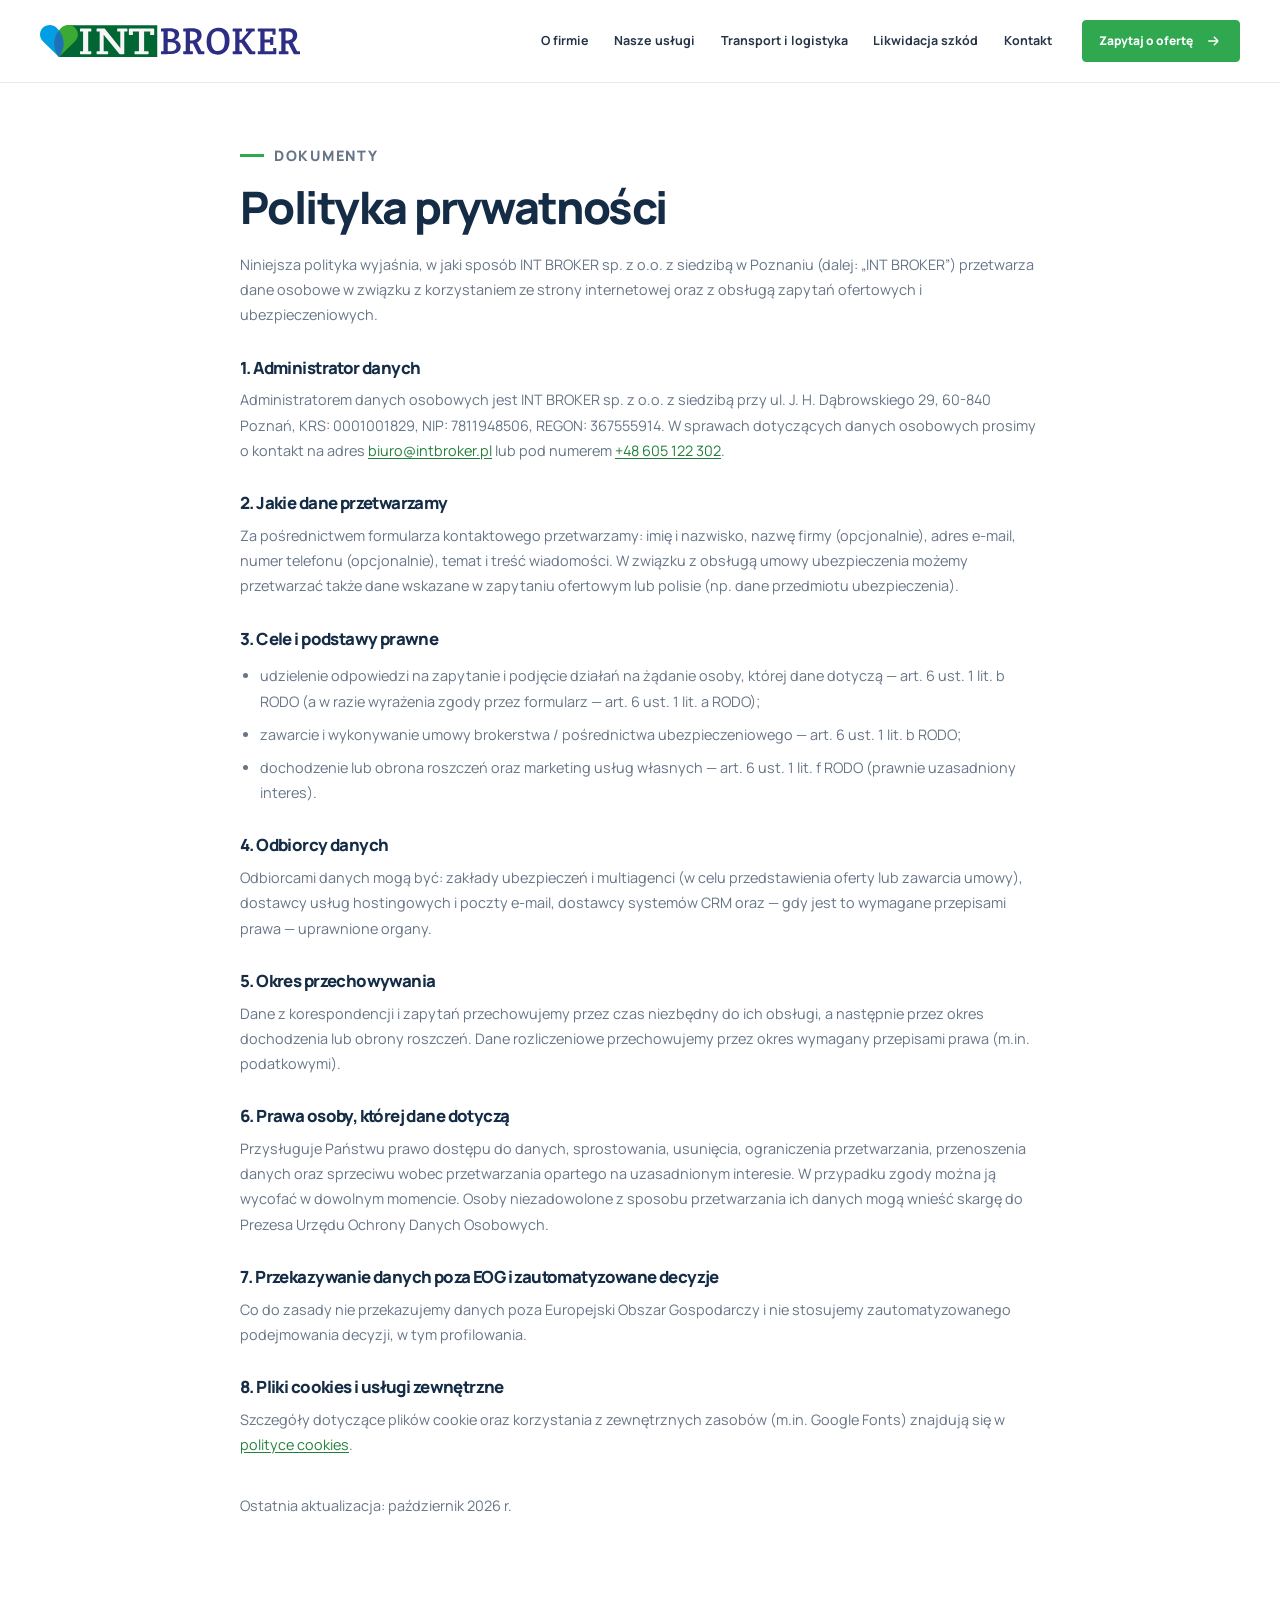
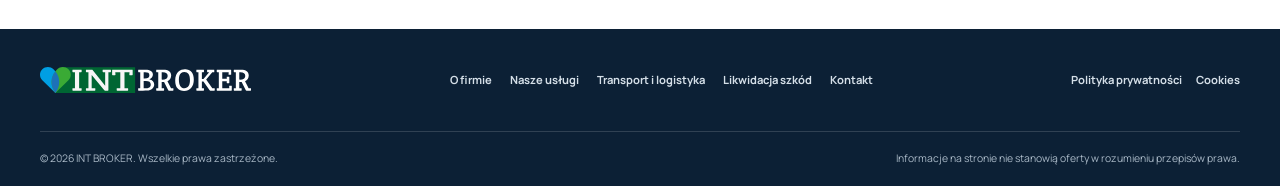
<file: polityka-prywatnosci.html>
<!doctype html>
<html lang="pl">
  <head>
    <meta charset="utf-8" />
    <meta name="viewport" content="width=device-width, initial-scale=1" />
    <meta name="robots" content="noindex" />
    <title>Polityka prywatności — INT BROKER</title>
    <link rel="apple-touch-icon" sizes="180x180" href="apple-touch-icon.png" />
    <link rel="icon" type="image/png" sizes="32x32" href="favicon-32x32.png" />
    <link rel="icon" type="image/png" sizes="16x16" href="favicon-16x16.png" />
    <link rel="manifest" href="site.webmanifest" />
    <link rel="preconnect" href="https://fonts.googleapis.com" />
    <link rel="preconnect" href="https://fonts.gstatic.com" crossorigin />
    <link
      href="https://fonts.googleapis.com/css2?family=Manrope:wght@400;500;600;700;800&display=swap"
      rel="stylesheet"
    />
    <link rel="stylesheet" href="style.css" />
  </head>
  <body>
    <svg width="0" height="0" style="position: absolute" aria-hidden="true">
      <symbol id="arr-r" viewBox="0 0 24 24">
        <path
          d="M18,12h0a2,2,0,0,0-.59-1.4l-4.29-4.3a1,1,0,0,0-1.41,0,1,1,0,0,0,0,1.42L15,11H5a1,1,0,0,0,0,2H15l-3.29,3.29a1,1,0,0,0,1.41,1.42l4.29-4.3A2,2,0,0,0,18,12Z"
        />
      </symbol>
    </svg>
    <a class="skip-link" href="#main">Przejdź do treści</a>

    <header class="site-header">
      <div class="container nav-wrap">
        <a
          class="brand"
          href="index.html#top"
          aria-label="INT BROKER — strona główna"
        >
          <img
            class="brand-logo"
            src="images/logotyp.svg"
            alt="INT BROKER — broker ubezpieczeniowy"
          />
        </a>
        <nav class="primary-nav is-open-static" aria-label="Menu główne">
          <a href="index.html#o-firmie">O firmie</a>
          <a href="index.html#uslugi">Nasze usługi</a>
          <a href="index.html#transport">Transport i logistyka</a>
          <a href="index.html#szkody">Likwidacja szkód</a>
          <a href="index.html#kontakt">Kontakt</a>
        </nav>
        <a class="button button-small header-cta" href="index.html#kontakt"
          >Zapytaj o ofertę <svg class="btn-arrow" aria-hidden="true"><use href="#arr-r"></use></svg></a
        >
      </div>
    </header>

    <main id="main">
      <section class="section legal-page">
        <div class="container legal">
          <p class="eyebrow"><span></span>Dokumenty</p>
          <h1>Polityka prywatności</h1>
          <p>
            Niniejsza polityka wyjaśnia, w jaki sposób INT BROKER sp. z o.o. z
            siedzibą w Poznaniu (dalej: „INT BROKER”) przetwarza dane osobowe w
            związku z korzystaniem ze strony internetowej oraz z obsługą
            zapytań ofertowych i ubezpieczeniowych.
          </p>

          <h2>1. Administrator danych</h2>
          <p>
            Administratorem danych osobowych jest INT BROKER sp. z o.o. z
            siedzibą przy ul. J. H. Dąbrowskiego 29, 60-840 Poznań, KRS:
            0001001829, NIP: 7811948506, REGON: 367555914. W sprawach dotyczących
            danych osobowych prosimy o kontakt na adres
            <a href="mailto:biuro@intbroker.pl">biuro@intbroker.pl</a> lub pod
            numerem <a href="tel:+48605122302">+48 605 122 302</a>.
          </p>

          <h2>2. Jakie dane przetwarzamy</h2>
          <p>
            Za pośrednictwem formularza kontaktowego przetwarzamy: imię i
            nazwisko, nazwę firmy (opcjonalnie), adres e-mail, numer telefonu
            (opcjonalnie), temat i treść wiadomości. W związku z obsługą umowy
            ubezpieczenia możemy przetwarzać także dane wskazane w zapytaniu
            ofertowym lub polisie (np. dane przedmiotu ubezpieczenia).
          </p>

          <h2>3. Cele i podstawy prawne</h2>
          <ul>
            <li>
              udzielenie odpowiedzi na zapytanie i podjęcie działań na żądanie
              osoby, której dane dotyczą — art. 6 ust. 1 lit. b RODO (a w razie
              wyrażenia zgody przez formularz — art. 6 ust. 1 lit. a RODO);
            </li>
            <li>
              zawarcie i wykonywanie umowy brokerstwa / pośrednictwa
              ubezpieczeniowego — art. 6 ust. 1 lit. b RODO;
            </li>
            <li>
              dochodzenie lub obrona roszczeń oraz marketing usług własnych —
              art. 6 ust. 1 lit. f RODO (prawnie uzasadniony interes).
            </li>
          </ul>

          <h2>4. Odbiorcy danych</h2>
          <p>
            Odbiorcami danych mogą być: zakłady ubezpieczeń i multiagenci
            (w celu przedstawienia oferty lub zawarcia umowy), dostawcy usług
            hostingowych i poczty e-mail, dostawcy systemów CRM oraz — gdy jest
            to wymagane przepisami prawa — uprawnione organy.
          </p>

          <h2>5. Okres przechowywania</h2>
          <p>
            Dane z korespondencji i zapytań przechowujemy przez czas niezbędny
            do ich obsługi, a następnie przez okres dochodzenia lub obrony
            roszczeń. Dane rozliczeniowe przechowujemy przez okres wymagany
            przepisami prawa (m.in. podatkowymi).
          </p>

          <h2>6. Prawa osoby, której dane dotyczą</h2>
          <p>
            Przysługuje Państwu prawo dostępu do danych, sprostowania,
            usunięcia, ograniczenia przetwarzania, przenoszenia danych oraz
            sprzeciwu wobec przetwarzania opartego na uzasadnionym interesie.
            W przypadku zgody można ją wycofać w dowolnym momencie. Osoby
            niezadowolone z sposobu przetwarzania ich danych mogą wnieść skargę
            do Prezesa Urzędu Ochrony Danych Osobowych.
          </p>

          <h2>7. Przekazywanie danych poza EOG i zautomatyzowane decyzje</h2>
          <p>
            Co do zasady nie przekazujemy danych poza Europejski Obszar
            Gospodarczy i nie stosujemy zautomatyzowanego podejmowania decyzji,
            w tym profilowania.
          </p>

          <h2>8. Pliki cookies i usługi zewnętrzne</h2>
          <p>
            Szczegóły dotyczące plików cookie oraz korzystania z zewnętrznych
            zasobów (m.in. Google Fonts) znajdują się w
            <a href="cookies.html">polityce cookies</a>.
          </p>

          <p class="legal-date">Ostatnia aktualizacja: październik 2026 r.</p>
        </div>
      </section>
    </main>

    <footer class="site-footer">
      <div class="container footer-main">
        <a
          class="brand brand-footer"
          href="index.html#top"
          aria-label="INT BROKER — do góry strony"
        >
          <img
            class="brand-logo"
            src="images/logotyp-white.svg"
            alt="INT BROKER — broker ubezpieczeniowy"
          />
        </a>
        <nav class="footer-nav" aria-label="Menu w stopce">
          <a href="index.html#o-firmie">O firmie</a
          ><a href="index.html#uslugi">Nasze usługi</a
          ><a href="index.html#transport">Transport i logistyka</a
          ><a href="index.html#szkody">Likwidacja szkód</a
          ><a href="index.html#kontakt">Kontakt</a>
        </nav>
        <div class="footer-legal">
          <a href="polityka-prywatnosci.html">Polityka prywatności</a
          ><a href="cookies.html">Cookies</a>
        </div>
      </div>
      <div class="container footer-bottom">
        <span
          >© <span id="year">2026</span> INT BROKER. Wszelkie prawa
          zastrzeżone.</span
        >
        <span
          >Informacje na stronie nie stanowią oferty w rozumieniu przepisów
          prawa.</span
        >
      </div>
    </footer>

    <script>
      document.getElementById("year").textContent = new Date().getFullYear();
    </script>
  </body>
</html>
</file>
<file: style.css>
/* INT BROKER — style strony
   Fotografie podmień w sekcji :root / klasach .image-* poniżej.
   Pliki graficzne trzymaj np. w folderze images/.
*/

:root {
  --navy: #142c45;
  --navy-deep: #0c2035;
  --green: #2fa84f;
  --green-dark: #21813b;
  --text: #253447;
  --muted: #667587;
  --light: #f4f6f8;
  --line: #e2e8ef;
  --white: #fff;
  --container: 1200px;
  --radius: 8px;
  --shadow: 0 14px 38px rgba(20, 44, 69, .08);
}

* { box-sizing: border-box; }
html { scroll-behavior: smooth; scroll-padding-top: 92px; }
body {
  margin: 0;
  color: var(--text);
  background: var(--white);
  font-family: "Manrope", Arial, sans-serif;
  font-size: 15px;
  line-height: 1.7;
  -webkit-font-smoothing: antialiased;
}
body.menu-open { overflow: hidden; }
img { max-width: 100%; }
a { color: inherit; text-decoration: none; }
button, input, select, textarea { font: inherit; }
button, a { -webkit-tap-highlight-color: transparent; }
a:focus-visible, button:focus-visible, input:focus-visible, select:focus-visible, textarea:focus-visible {
  outline: 3px solid rgba(47, 168, 79, .55);
  outline-offset: 3px;
}
.container { width: min(var(--container), calc(100% - 48px)); margin-inline: auto; }
.section { padding: 88px 0; }
h1, h2, h3, p { margin-top: 0; }
h1, h2, h3 { color: var(--navy); line-height: 1.18; letter-spacing: -.035em; }
h1 { font-size: clamp(2.4rem, 4.3vw, 4.25rem); font-weight: 800; margin-bottom: 22px; }
h2 { font-size: clamp(1.9rem, 3vw, 2.65rem); font-weight: 800; margin-bottom: 18px; }
h3 { font-size: 1rem; font-weight: 800; margin-bottom: 8px; }
p { color: var(--muted); }
.sr-only {
  position: absolute; width: 1px; height: 1px; padding: 0; margin: -1px;
  overflow: hidden; clip: rect(0, 0, 0, 0); white-space: nowrap; border: 0;
}
.skip-link { position: absolute; top: -60px; left: 16px; z-index: 1000; padding: 10px 14px; background: white; color: var(--navy); }
.skip-link:focus { top: 10px; }

/* Header */
.site-header { position: sticky; top: 0; z-index: 100; background: rgba(255,255,255,.97); border-bottom: 1px solid rgba(226,232,239,.85); backdrop-filter: blur(12px); }
.nav-wrap { min-height: 82px; display: flex; align-items: center; gap: 30px; }
.brand { display: inline-flex; flex-direction: column; flex: 0 0 auto; line-height: 1; }
.brand-logo { display: block; width: auto; height: 32px; }
.brand-name { color: var(--navy); font-size: 1.8rem; font-weight: 800; letter-spacing: -.07em; }
.brand-name span { font-weight: 500; margin-left: 5px; }
.brand-caption { margin-top: 6px; color: #718194; font-size: .48rem; font-weight: 800; letter-spacing: .2em; }
.primary-nav { display: flex; align-items: center; justify-content: center; gap: clamp(14px, 2vw, 28px); margin-left: auto; }
.primary-nav a, .footer-nav a, .footer-legal a { font-size: .78rem; font-weight: 700; transition: color .2s ease; }
.primary-nav a:hover, .footer-nav a:hover, .footer-legal a:hover { color: var(--green); }
.menu-toggle { display: none; }
.button {
  display: inline-flex; align-items: center; justify-content: center; gap: 12px;
  min-height: 48px; padding: 12px 20px; border: 1px solid var(--green);
  border-radius: 4px; background: var(--green); color: #fff; font-size: .82rem;
  font-weight: 800; line-height: 1.2; cursor: pointer; transition: background .2s, border-color .2s, transform .2s;
}
.button:hover { background: var(--green-dark); border-color: var(--green-dark); transform: translateY(-1px); }
.button-small { min-height: 42px; padding: 10px 16px; font-size: .75rem; white-space: nowrap; }
.button-outline-light { background: transparent; border-color: rgba(255,255,255,.65); color: #fff; }
.button-outline-light:hover { background: #fff; color: var(--navy); border-color: #fff; }
.button-outline { background: transparent; border-color: var(--green); color: var(--green-dark); }
.button-outline:hover { color: #fff; }

/* Small section labels */
.eyebrow { display: flex; align-items: center; gap: 10px; margin-bottom: 13px; color: var(--green-dark); font-size: .7rem; font-weight: 800; letter-spacing: .12em; text-transform: uppercase; }
.eyebrow > span { display: inline-block; width: 24px; height: 3px; background: var(--green); }
.eyebrow-light { color: var(--green); }
.eyebrow-light > span { background: var(--green); }

/* Hero: replace images/hero-truck.jpg with your Magnific export */
.hero { min-height: calc(100vh - 208px); position: relative; display: flex; align-items: center; overflow: hidden; isolation: isolate; background: var(--navy-deep); }
.hero-photo, .hero-shade { position: absolute; inset: 0; z-index: -1; }
.hero-photo {
  background-image: url("images/hero-truck.jpg");
  background-position: center 56%; background-size: cover;
}
.hero-shade { background: linear-gradient(90deg, rgba(8,29,50,.98) 0%, rgba(12,36,59,.94) 31%, rgba(12,36,59,.66) 50%, rgba(12,36,59,.08) 78%); }
.hero-content { position: relative; padding-top: 72px; padding-bottom: 76px; }
.hero h1 { max-width: 650px; color: #fff; }
.hero h1 em { color: var(--green); font-style: normal; }
.hero-lead { max-width: 525px; margin-bottom: 28px; color: #e0e7ee; font-size: 1rem; line-height: 1.75; }
.hero-actions { display: flex; flex-wrap: wrap; gap: 12px; }
.hero-bottom-mark { position: absolute; right: max(24px, calc((100vw - var(--container)) / 2)); bottom: 20px; color: rgba(255,255,255,.7); font-size: .62rem; font-weight: 800; letter-spacing: .14em; }
.hero-bottom-mark span { color: var(--green); margin-inline: 8px; }

/* Trust strip */
.trust-strip { background: #fff; border-bottom: 1px solid var(--line); }
.trust-grid { display: grid; grid-template-columns: repeat(3, 1fr); padding-block: 27px; }
.trust-item { display: flex; align-items: center; gap: 16px; padding-inline: 28px; border-right: 1px solid var(--line); }
.trust-item:first-child { padding-left: 0; }
.trust-item:last-child { border-right: 0; padding-right: 0; }
.icon-circle { width: 58px; height: 58px; display: grid; place-items: center; flex: 0 0 auto; border: 1px solid var(--line); border-radius: 50%; color: var(--green-dark); }
.icon-circle svg, .service-icon svg { width: 27px; height: 27px; fill: none; stroke: currentColor; stroke-width: 1.7; stroke-linecap: round; stroke-linejoin: round; }
.icon-circle svg.icon-filled, .service-icon svg.icon-filled { fill: currentColor; stroke: none; }
.trust-item h2 { font-size: .9rem; margin: 0 0 4px; letter-spacing: -.02em; }
.trust-item p { font-size: .75rem; line-height: 1.5; margin: 0; }

/* About */
.about-grid { display: grid; grid-template-columns: 1fr 1.35fr .85fr; align-items: center; gap: 38px; }
.about-photo { min-height: 320px; position: relative; border-radius: var(--radius); overflow: hidden; }
.image-placeholder { background-color: #dce4eb; background-position: center; background-size: cover; }
.image-building { background-image: url("images/about-building.jpg"); }
.photo-label { position: absolute; bottom: 16px; left: 16px; padding: 8px 12px; background: rgba(20,44,69,.9); color: #fff; font-size: .7rem; font-weight: 700; }
.about-copy h2 { font-size: clamp(1.8rem, 2.5vw, 2.45rem); }
.about-copy p:not(.eyebrow) { font-size: .9rem; }
.text-link { display: inline-flex; align-items: center; gap: 10px; margin-top: 8px; color: var(--green-dark); font-size: .8rem; font-weight: 800; }
.text-link span { transition: transform .2s ease; }
.text-link:hover span { transform: translateX(4px); }
.about-benefits { display: grid; gap: 20px; padding-left: 28px; border-left: 1px solid var(--line); }
.benefit-row { display: flex; align-items: center; gap: 12px; color: var(--navy); font-size: .78rem; font-weight: 800; line-height: 1.45; }
.mini-icon { display: grid; place-items: center; width: 38px; height: 38px; flex: 0 0 auto; border: 1px solid var(--line); border-radius: 50%; color: var(--green-dark); font-size: 1.1rem; }
.mini-icon svg { width: 18px; height: 18px; fill: currentColor; }

/* Services */
.services-section { background: var(--light); }
.section-heading { margin-bottom: 30px; }
.heading-row { display: flex; align-items: end; justify-content: space-between; gap: 28px; }
.section-heading h2 { margin-bottom: 10px; }
.section-intro { max-width: 650px; margin-bottom: 0; font-size: .9rem; }
.desktop-link { flex: 0 0 auto; margin-bottom: 5px; }
.services-grid { display: grid; grid-template-columns: repeat(3, minmax(0, 1fr)); gap: 20px; }
.service-card { min-width: 0; overflow: hidden; background: #fff; border: 1px solid rgba(226,232,239,.8); border-radius: 5px; box-shadow: 0 3px 12px rgba(20,44,69,.025); opacity: 0; transition: transform .2s, box-shadow .2s; }
.service-card:hover { transform: translateY(-4px); box-shadow: var(--shadow); }
.service-image { transition: transform .45s ease; }
.service-card:hover .service-image { transform: scale(1.045); }
svg.card-arrow { width: 17px; height: 17px; transition: transform .2s ease; }
.service-card:hover svg.card-arrow { transform: translateX(4px); }
/* Scroll reveal */
.service-card.in-view { opacity: 1; animation: card-in .55s ease backwards; }
.services-grid .service-card.in-view:nth-child(2) { animation-delay: .09s; }
.services-grid .service-card.in-view:nth-child(3) { animation-delay: .18s; }
.services-grid .service-card.in-view:nth-child(5) { animation-delay: .09s; }
.services-grid .service-card.in-view:nth-child(6) { animation-delay: .18s; }
@keyframes card-in { from { opacity: 0; transform: translateY(26px); } }
@media (prefers-reduced-motion: reduce) {
  .service-card { opacity: 1; transition: none; }
  .service-card.in-view { animation: none; }
  .service-image, svg.card-arrow { transition: none; }
}
.service-image { height: 170px; background-color: #d7e0e8; }
.image-fleet { background-image: url("images/service-fleet.jpg"); }
.image-logistics { background-image: url("images/service-logistics.jpg"); }
.image-property { background-image: url("images/service-property.jpg"); }
.image-team { background-image: url("images/service-life.jpg"); }
.image-health { background-image: url("images/service-health.jpg"); }
.image-documents { background-image: url("images/service-other.jpg"); }
.service-body { min-height: 135px; display: grid; grid-template-columns: 34px 1fr 18px; grid-template-rows: auto 1fr; column-gap: 12px; padding: 20px 18px; }
.service-icon { color: var(--green-dark); grid-column: 1; grid-row: 1; align-self: center; }
.service-head { grid-column: 2; grid-row: 1; }
.service-body p { grid-column: 2; grid-row: 2; }
.service-body h3 { font-size: .94rem; margin-bottom: 7px; }
.service-body p { font-size: .76rem; line-height: 1.55; margin-bottom: 0; }
.card-arrow { grid-column: 3; grid-row: 1 / span 2; align-self: center; color: var(--green-dark); font-size: 1.15rem; }

/* Transport banner */
.transport-section { position: relative; overflow: hidden; isolation: isolate; padding: 88px 0; background: var(--navy-deep); }
.transport-photo, .transport-overlay { position: absolute; inset: 0; z-index: -1; }
.image-transport-banner { background-image: url("images/transport-banner.jpg"); background-position: center 58%; }
.transport-overlay { background: linear-gradient(90deg, rgba(8,29,50,.98) 0%, rgba(8,29,50,.92) 40%, rgba(8,29,50,.4) 66%, rgba(8,29,50,.72) 84%, rgba(8,29,50,.92) 100%); }
.transport-content { display: grid; grid-template-columns: 1.2fr .8fr; align-items: center; gap: 70px; }
.transport-copy h2 { max-width: 650px; color: #fff; }
.transport-copy > p:not(.eyebrow) { max-width: 650px; color: #d6e0e9; }
.transport-copy .button { margin-top: 12px; }
.transport-list { display: grid; gap: 17px; margin: 0; padding: 0; list-style: none; color: #fff; font-size: .85rem; font-weight: 700; }
.transport-list li { display: flex; align-items: center; gap: 12px; }
.transport-list li span, .employee-benefits li span { display: inline-grid; place-items: center; width: 25px; height: 25px; flex: 0 0 auto; border: 1px solid rgba(95,210,124,.65); border-radius: 50%; color: #71d48c; font-size: .75rem; }

/* Claims */
.claims-section .container { display: grid; grid-template-columns: .9fr 1.1fr; gap: 60px; align-items: center; }
.claims-intro h2 { font-size: clamp(1.8rem, 2.5vw, 2.3rem); }
.claims-intro > p:not(.eyebrow) { font-size: .87rem; }
.claims-steps { display: grid; grid-template-columns: repeat(4, 1fr); gap: 15px; }
.claims-steps article { text-align: center; position: relative; }
.step-icon { display: grid; place-items: center; width: 62px; height: 62px; margin: 0 auto 15px; border: 1px solid var(--line); border-radius: 50%; background: #fff; color: var(--navy); }
.step-icon svg { width: 26px; height: 26px; fill: currentColor; }
.claims-steps article:not(:last-child)::after { content: "\2022\2022\2022"; position: absolute; top: 24px; left: calc(50% + 40px); width: calc(100% - 65px); color: var(--green); font-size: .8rem; letter-spacing: 6px; text-align: center; }
.claims-steps h3 { font-size: .82rem; line-height: 1.45; color: var(--navy); }
.claims-steps p { font-size: .7rem; line-height: 1.5; }

/* Employee benefits */
.employee-section { padding: 64px 0; background: var(--light); }
.employee-grid { display: grid; grid-template-columns: .8fr 1.25fr .75fr; align-items: center; gap: 34px; }
.employee-photo { min-height: 270px; border-radius: var(--radius); }
.image-meeting { background-image: url("images/employee-meeting.jpg"); }
.employee-copy h2 { font-size: clamp(1.7rem, 2.4vw, 2.25rem); }
.employee-copy p:not(.eyebrow) { font-size: .85rem; }
.employee-copy .button { margin-top: 5px; }
.employee-benefits { display: grid; gap: 14px; margin: 0; padding: 0 0 0 24px; border-left: 1px solid var(--line); list-style: none; }
.employee-benefits li { display: flex; align-items: center; gap: 10px; font-size: .75rem; font-weight: 800; color: var(--navy); }
.employee-benefits li span { width: 24px; height: 24px; color: var(--green-dark); border-color: #c8e6d0; }

/* Contact */
.contact-section { padding-block: 96px; }
.contact-grid { display: grid; grid-template-columns: .8fr 1.2fr; gap: clamp(40px, 7vw, 100px); align-items: start; }
.contact-copy h2 { font-size: clamp(2rem, 3vw, 2.65rem); }
.contact-copy > p:not(.eyebrow) { max-width: 430px; font-size: .9rem; }
.contact-details { display: grid; gap: 16px; margin-top: 32px; }
.contact-details > a, .contact-details > div { display: flex; align-items: center; gap: 14px; color: var(--navy); font-size: .85rem; font-weight: 700; }
.contact-symbol { display: grid; place-items: center; width: 38px; height: 38px; flex: 0 0 auto; border-radius: 50%; background: #e8f4ec; color: var(--green-dark); font-size: 1.1rem; }
.contact-symbol svg { width: 18px; height: 18px; fill: currentColor; }
.company-data { display: flex; align-items: center; gap: 14px; margin-top: 26px; color: var(--muted); font-size: .8rem; font-weight: 600; line-height: 1.6; }
.contact-form { display: grid; gap: 16px; padding: 28px; border: 1px solid var(--line); border-radius: 8px; box-shadow: 0 8px 30px rgba(20,44,69,.045); }
.form-row { display: grid; grid-template-columns: 1fr 1fr; gap: 16px; }
.contact-form label { display: flex; flex-wrap: wrap; gap: 7px; color: var(--navy); font-size: .75rem; font-weight: 800; }
.contact-form label > input:not([type="checkbox"]), .contact-form label > select, .contact-form label > textarea { flex: 1 1 100%; }
.contact-form label > span, .consent b { color: #d04444; }
.contact-form .consent > span { color: var(--muted); }
.contact-form input:not([type="checkbox"]), .contact-form select, .contact-form textarea {
  width: 100%; min-width: 0; border: 1px solid #d6dfe8; border-radius: 4px; background: #fff; color: var(--text); padding: 11px 12px; font-size: .85rem; font-weight: 500;
}
.contact-form input:not([type="checkbox"]), .contact-form select { min-height: 44px; }
.contact-form textarea { resize: vertical; min-height: 105px; }
.contact-form input:focus, .contact-form select:focus, .contact-form textarea:focus { border-color: var(--green); outline: 2px solid rgba(47,168,79,.15); }
.consent { display: flex !important; grid-template-columns: auto 1fr; align-items: start; gap: 10px !important; font-weight: 500 !important; color: var(--muted) !important; line-height: 1.55; }
.consent input { margin-top: 5px; accent-color: var(--green); }
.consent a { color: var(--green-dark); text-decoration: underline; text-underline-offset: 2px; }
.form-submit { width: 100%; }
.form-note { margin: -4px 0 0; font-size: .68rem; }

/* Footer */
.site-footer { background: var(--navy-deep); color: #d5dfe8; }
.footer-main { display: grid; grid-template-columns: auto 1fr auto; align-items: center; gap: 34px; padding-block: 38px; }
.brand-footer .brand-name { color: #fff; font-size: 1.6rem; }
.brand-footer .brand-caption { color: #aab9c7; }
.brand-footer .brand-logo { height: 26px; }
.footer-nav { display: flex; justify-content: center; flex-wrap: wrap; gap: 18px; }
.footer-nav a, .footer-legal a { color: #d5dfe8; font-size: .7rem; }
.footer-legal { display: flex; gap: 14px; }
.footer-bottom { display: flex; justify-content: space-between; gap: 24px; padding-block: 18px; border-top: 1px solid rgba(255,255,255,.15); color: #aab9c7; font-size: .65rem; }

/* Responsive */
@media (max-width: 1050px) {
  .nav-wrap { gap: 18px; }
  .primary-nav { gap: 13px; }
  .primary-nav a { font-size: .7rem; }
  .brand-name { font-size: 1.55rem; }
  .brand-logo { height: 28px; }
  .header-cta { padding-inline: 12px; }
  .about-grid { grid-template-columns: .9fr 1.2fr; }
  .about-benefits { grid-column: 1 / -1; grid-template-columns: repeat(4, 1fr); padding: 22px 0 0; border-left: 0; border-top: 1px solid var(--line); }
  .employee-grid { grid-template-columns: .8fr 1.2fr; }
  .employee-benefits { grid-column: 1 / -1; grid-template-columns: repeat(4, 1fr); padding: 22px 0 0; border-left: 0; border-top: 1px solid var(--line); }
  .footer-main { grid-template-columns: auto 1fr; }
  .footer-legal { grid-column: 2; }
}
@media (max-width: 760px) {
  html { scroll-padding-top: 76px; }
  .container { width: min(100% - 36px, var(--container)); }
  .section { padding: 64px 0; }
  .nav-wrap { min-height: 72px; gap: 14px; }
  .brand-name { font-size: 1.45rem; }
  .brand-caption { font-size: .42rem; }
  .brand-logo { height: 24px; }
  .brand-footer .brand-logo { height: 22px; }
  .header-cta { margin-left: auto; min-height: 38px; padding: 9px 10px; font-size: .67rem; }
  .menu-toggle {
    display: flex; flex-direction: column; justify-content: center; gap: 5px;
    width: 40px; height: 40px; padding: 8px; border: 1px solid var(--line);
    border-radius: 4px; background: #fff; cursor: pointer; order: 3;
  }
  .menu-toggle > span:not(.sr-only) { display: block; width: 100%; height: 2px; background: var(--navy); }
  .primary-nav {
    display: none; position: fixed; top: 72px; left: 0; right: 0; bottom: 0;
    z-index: 99; margin: 0; padding: 28px 24px; align-items: stretch; justify-content: flex-start;
    flex-direction: column; gap: 0; background: #fff; overflow-y: auto;
  }
  .primary-nav.is-open { display: flex; }
  .primary-nav.is-open-static { display: none; }
  .primary-nav a { padding: 16px 0; border-bottom: 1px solid var(--line); font-size: 1rem; }
  .hero { min-height: 590px; align-items: end; }
  .hero-photo { background-position: 62% center; }
  .hero-shade { background: linear-gradient(0deg, rgba(8,29,50,.98) 0%, rgba(8,29,50,.9) 45%, rgba(8,29,50,.3) 100%); }
  .hero-content { padding-top: 150px; padding-bottom: 70px; }
  h1 { font-size: clamp(2.25rem, 9vw, 3.4rem); }
  .hero-lead { font-size: .9rem; }
  .hero-bottom-mark { display: none; }
  .trust-grid { grid-template-columns: 1fr; padding-block: 10px; }
  .trust-item, .trust-item:first-child, .trust-item:last-child { padding: 17px 0; border-right: 0; border-bottom: 1px solid var(--line); }
  .trust-item:last-child { border-bottom: 0; }
  .icon-circle { width: 48px; height: 48px; }
  .about-grid { grid-template-columns: 1fr; gap: 28px; }
  .about-photo { min-height: 260px; }
  .about-benefits { grid-template-columns: 1fr 1fr; gap: 16px; }
  .heading-row { display: block; }
  .desktop-link { display: inline-flex; margin-top: 18px; }
  .services-grid { grid-template-columns: repeat(2, minmax(0, 1fr)); gap: 13px; }
  .service-image { height: 130px; }
  .service-body { grid-template-columns: 27px 1fr; gap: 9px; padding: 15px 12px; }
  .service-icon svg { width: 24px; height: 24px; }
  .service-body h3 { font-size: .82rem; }
  .service-body p { font-size: .72rem; }
  .card-arrow { display: none; }
  .transport-section { padding: 66px 0; }
  .transport-content { grid-template-columns: 1fr; gap: 32px; }
  .transport-list { grid-template-columns: 1fr 1fr; gap: 15px; font-size: .76rem; }
  .claims-section .container { grid-template-columns: 1fr; gap: 34px; }
  .claims-steps { grid-template-columns: repeat(2, 1fr); row-gap: 24px; }
  .claims-steps article:not(:last-child)::after { display: none; }
  .employee-grid { grid-template-columns: 1fr; gap: 24px; }
  .employee-photo { min-height: 250px; }
  .employee-benefits { grid-template-columns: 1fr 1fr; }
  .contact-grid { grid-template-columns: 1fr; gap: 35px; }
  .contact-form { padding: 20px; }
  .footer-main { grid-template-columns: 1fr; gap: 25px; }
  .footer-nav { justify-content: flex-start; gap: 12px 18px; }
  .footer-legal { grid-column: auto; }
  .footer-bottom { flex-direction: column; gap: 8px; }
}
@media (max-width: 440px) {
  .container { width: calc(100% - 30px); }
  .header-cta { display: none; }
  .menu-toggle { margin-left: auto; }
  .hero { min-height: 560px; }
  .hero-content { padding-top: 125px; }
  .hero-actions { align-items: stretch; flex-direction: column; max-width: 290px; }
  .hero-actions .button { width: 100%; }
  .services-grid { grid-template-columns: 1fr; }
  .service-image { height: 175px; }
  .service-body { min-height: 112px; grid-template-columns: 30px 1fr 18px; padding: 17px; }
  .card-arrow { display: block; }
  .transport-list { grid-template-columns: 1fr; }
  .about-benefits, .employee-benefits { grid-template-columns: 1fr; }
  .form-row { grid-template-columns: 1fr; }
  .footer-nav { flex-direction: column; align-items: flex-start; }
}
@media (prefers-reduced-motion: reduce) {
  html { scroll-behavior: auto; }
  *, *::before, *::after { transition-duration: .01ms !important; animation-duration: .01ms !important; animation-iteration-count: 1 !important; }
}

/* Button arrows (inline SVG) */
.btn-arrow { width: 1.5em; height: 1.5em; fill: currentColor; vertical-align: -0.18em; flex: none; }
.btn-arrow-down { transform: rotate(90deg); }
svg.card-arrow { width: 17px; height: 17px; }

/* Wysylka formularza */
.form-gotcha { position: absolute; left: -9999px; width: 1px; height: 1px; opacity: 0; }
.form-status { font-size: .8rem; font-weight: 700; margin: 0; min-height: 1.2em; }
.form-status.is-success { color: var(--green-dark); }
.form-status.is-error { color: #d04444; }
.form-submit:disabled { opacity: .65; cursor: wait; }

/* Legal subpages (polityka prywatnosci, cookies) */
.legal-page { padding-top: 60px; padding-bottom: 96px; }
.legal { max-width: 800px; }
.legal h1 { font-size: clamp(2rem, 4vw, 2.8rem); margin-bottom: 18px; }
.legal h2 { font-size: 1.05rem; margin: 30px 0 10px; }
.legal p, .legal li { color: var(--muted); font-size: .9rem; line-height: 1.75; }
.legal ul { padding-left: 20px; display: grid; gap: 8px; }
.legal a { color: var(--green-dark); text-decoration: underline; text-underline-offset: 2px; }
.legal-date { font-size: .75rem; margin-top: 36px; }
</file>
